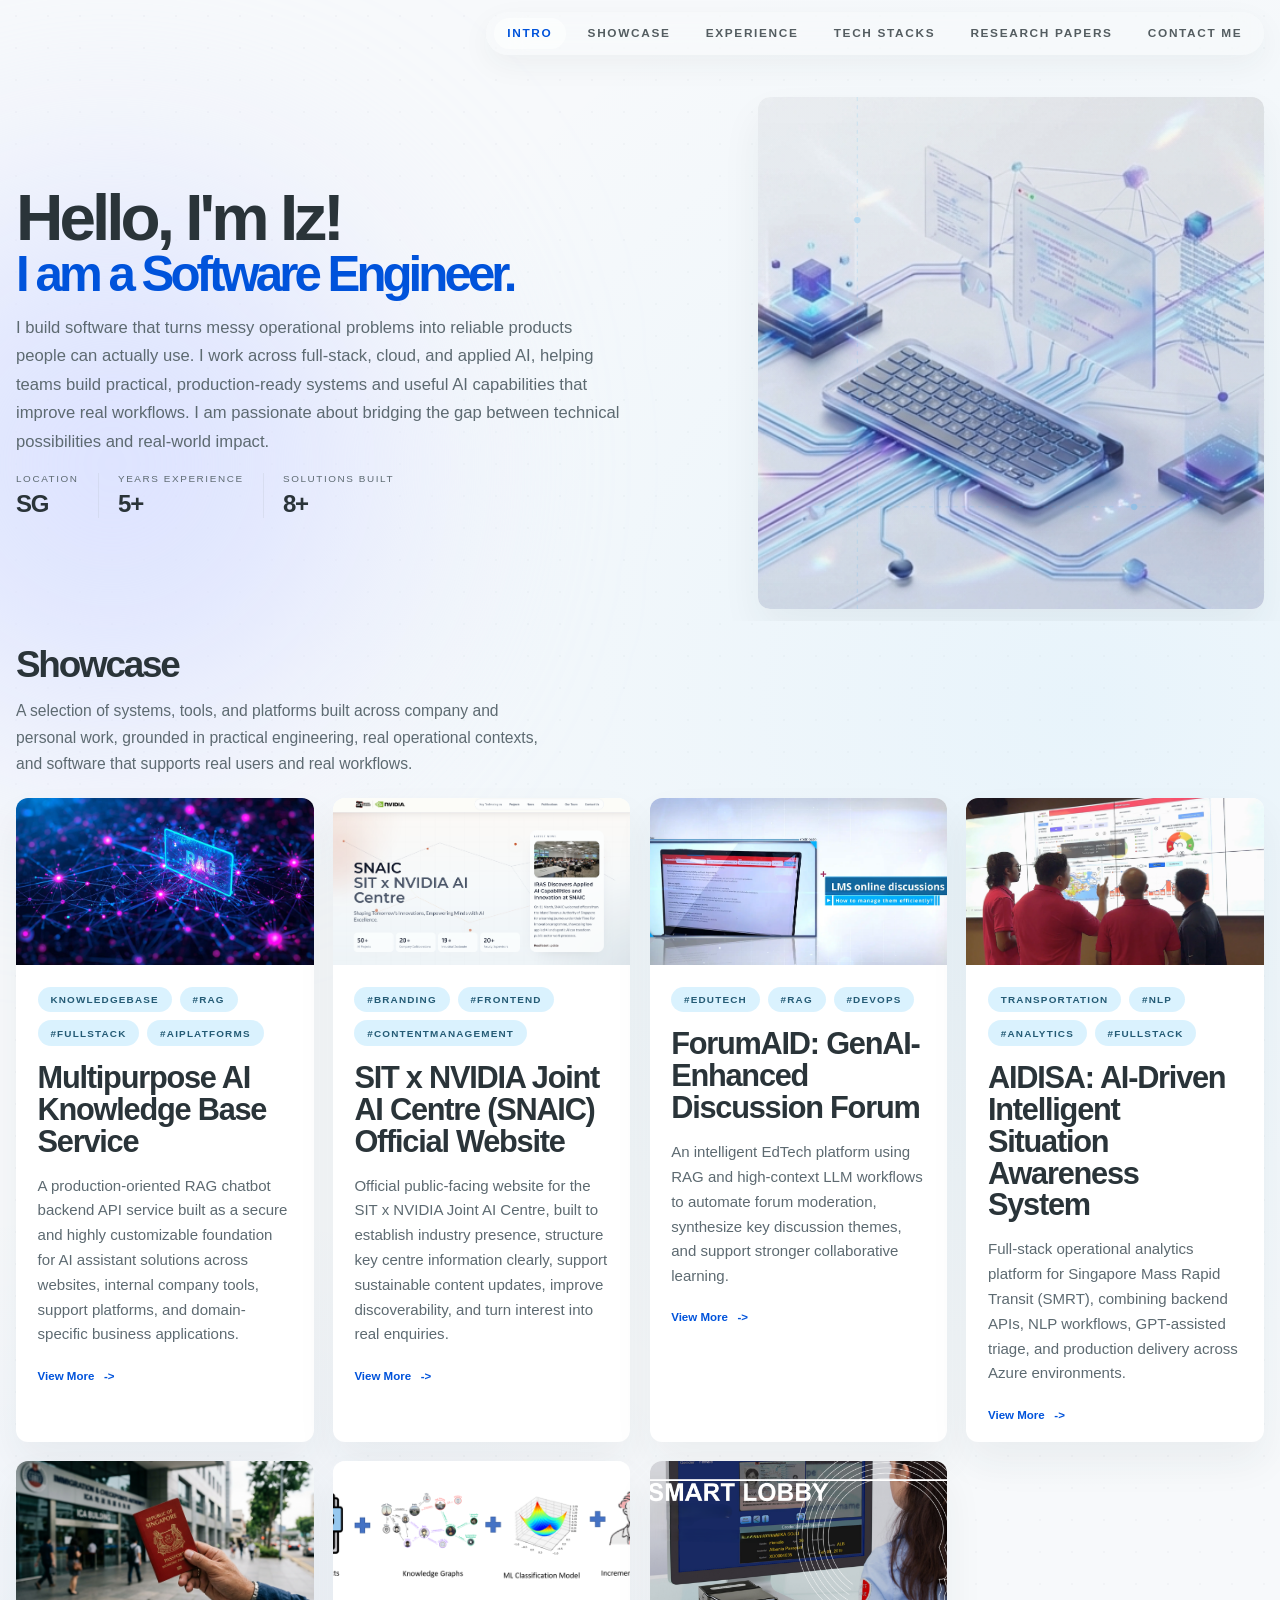
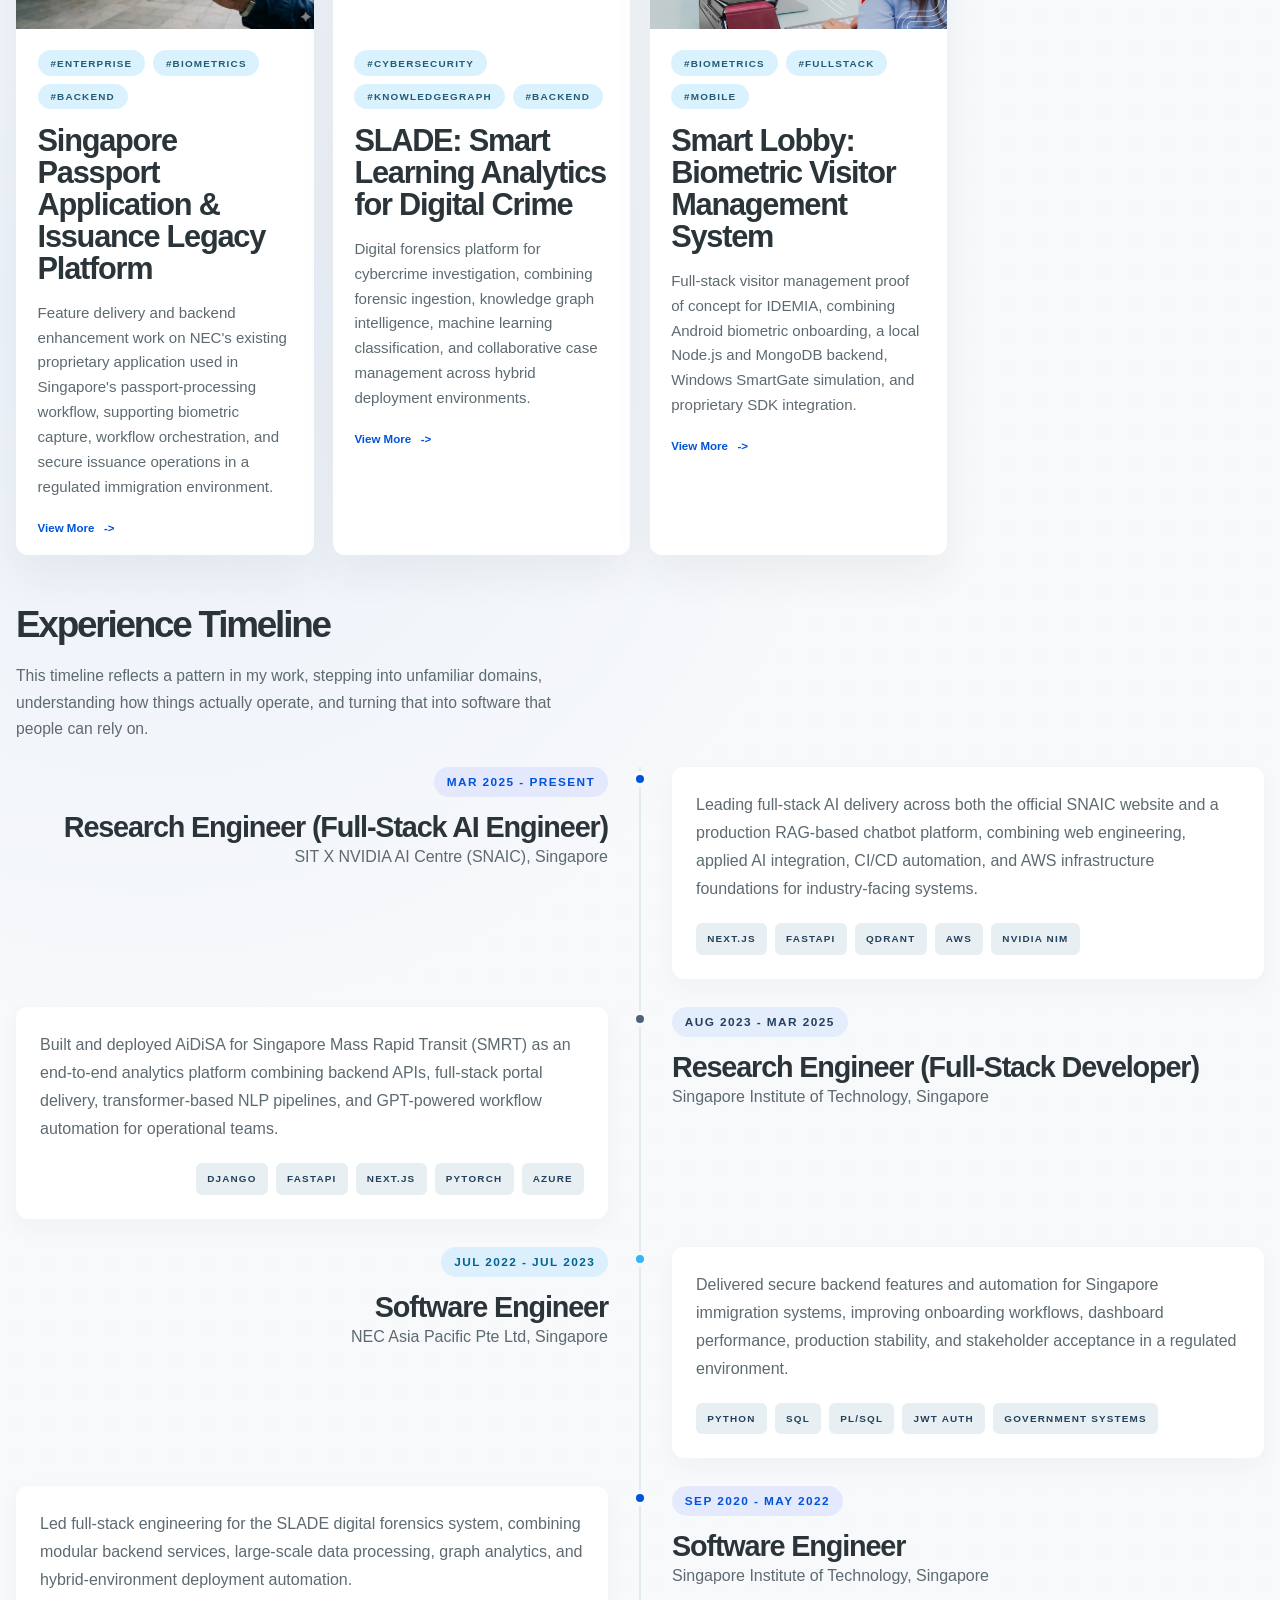
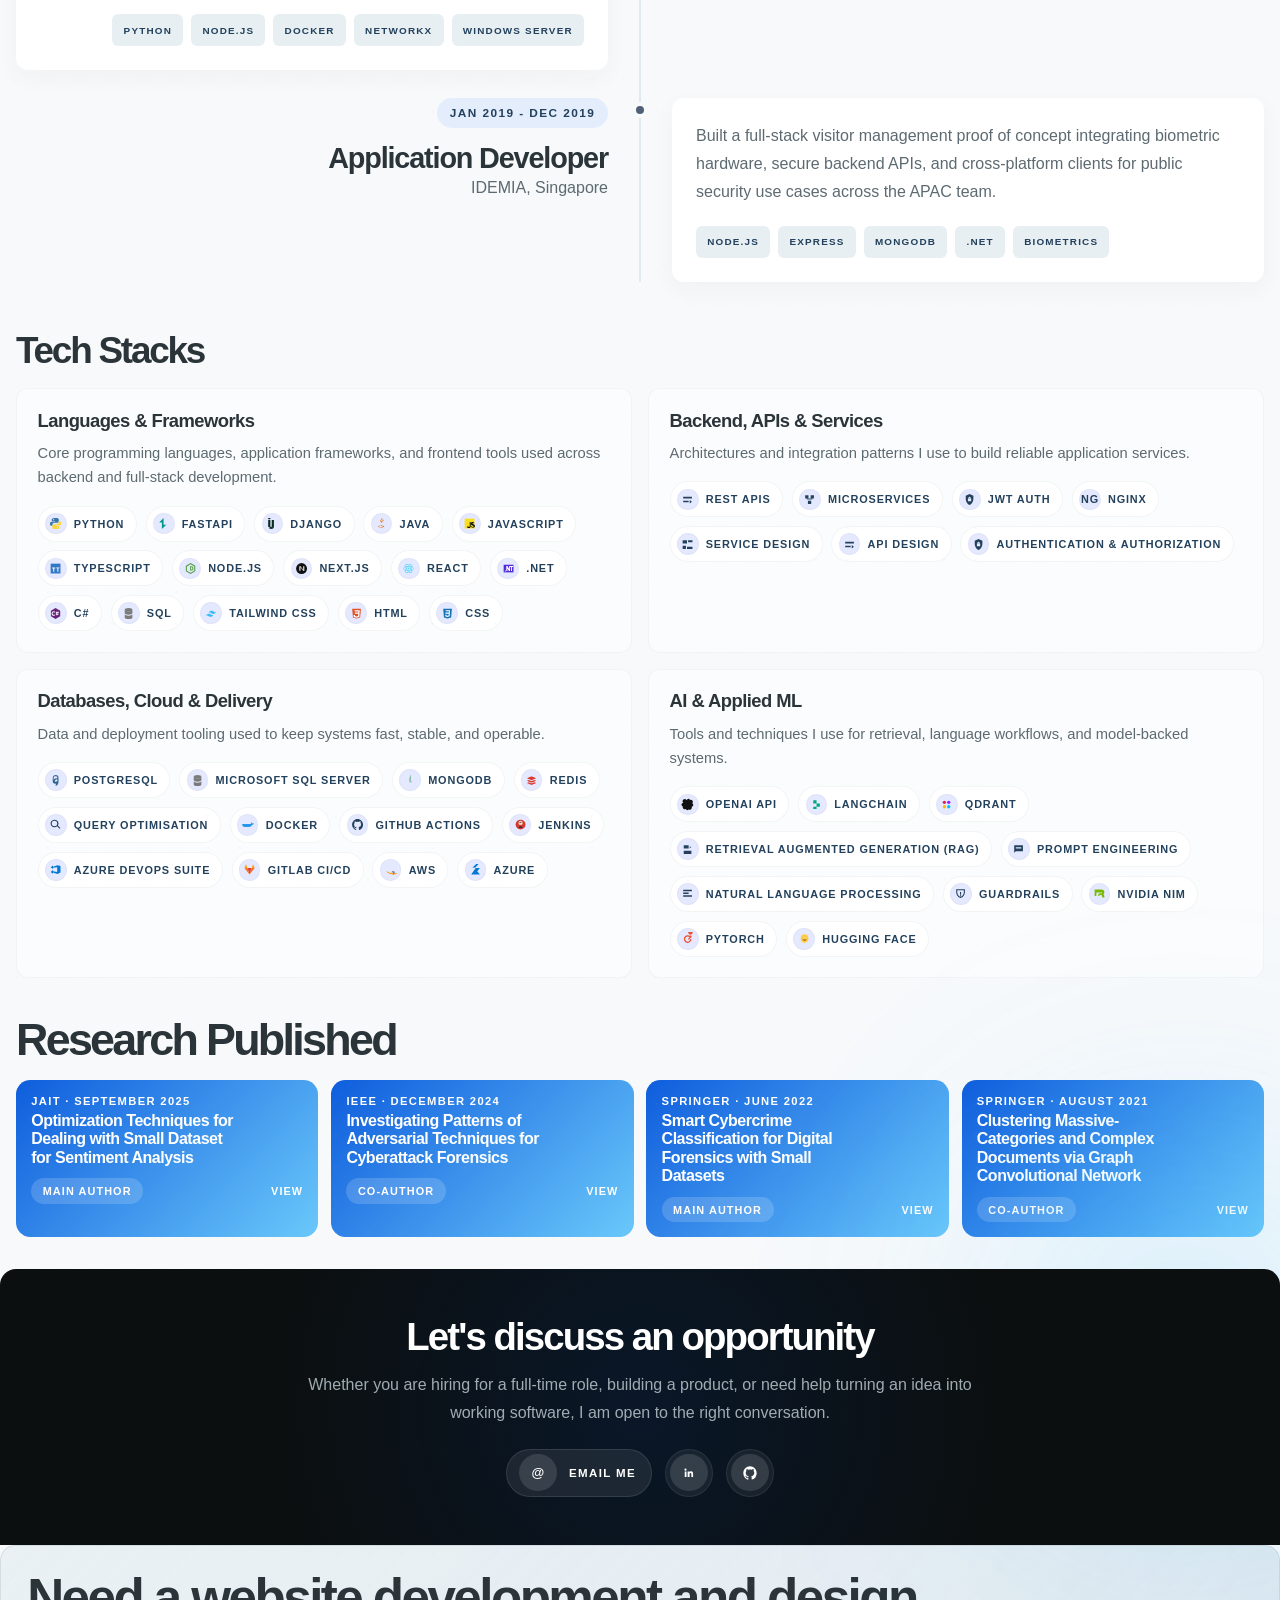
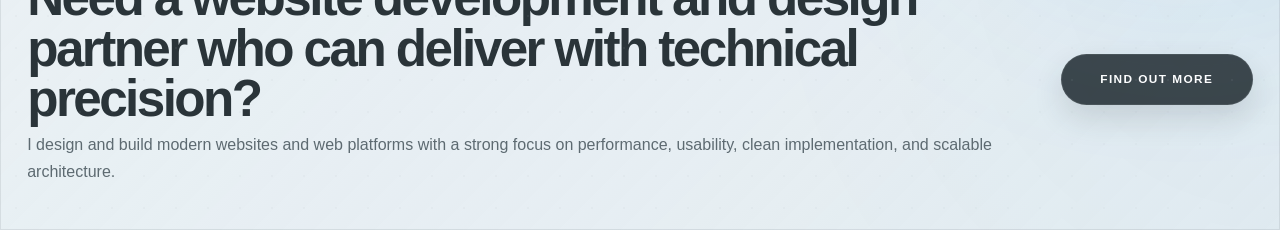
<file: index.html>
<!DOCTYPE html>
<html lang="en">
<head>
  <meta charset="UTF-8">
  <meta name="viewport" content="width=device-width, initial-scale=1.0">
  <meta name="description" content="">
  <meta name="theme-color" content="#12202a">
  <title></title>
  <link rel="icon" type="image/svg+xml" href="./assets/images/favicon.svg">
  <link rel="stylesheet" href="./styles.css?v=2">
  <script async src="https://www.googletagmanager.com/gtag/js?id=G-5DYDPZ5HL1"></script>
  <script>
    window.dataLayer = window.dataLayer || [];
    function gtag() { dataLayer.push(arguments); }
    gtag('js', new Date());
    gtag('config', 'G-5DYDPZ5HL1');
  </script>
</head>
<body class="home-page">
  <main id="app" aria-live="polite">
    <section class="loading-state">
      <p>Loading...</p>
    </section>
  </main>

  <template id="portfolio-template">
    <div class="page-shell">
      <nav class="top-nav">
        <div class="top-nav-inner">
          <div class="nav-links" data-field="navLinks"></div>
        </div>
      </nav>

      <div class="hero-backdrop micro-grid" aria-hidden="true"></div>
      <div class="ambient ambient-left" aria-hidden="true"></div>
      <div class="ambient ambient-right" aria-hidden="true"></div>

      <section id="top" class="hero-section">
        <div class="hero-grid">
          <div class="hero-copy">
            <h1 class="hero-title">
              <span data-field="heroTitlePrefix"></span>
              <span class="hero-title-strong" data-field="heroTitleStrong"></span>
            </h1>

            <div class="hero-body">
              <p class="hero-summary" data-field="heroSummary"></p>

              <div class="hero-stats" data-field="heroStats"></div>
            </div>
          </div>

          <div class="hero-visual">
            <div class="hero-image-frame">
              <img class="hero-image" data-field="heroImage" alt="">
              <div class="hero-image-wash" aria-hidden="true"></div>
              <svg class="schematic" viewBox="0 0 400 500" aria-hidden="true">
                <line x1="50" y1="0" x2="50" y2="500"></line>
                <circle cx="50" cy="120" r="3"></circle>
                <line x1="0" y1="400" x2="400" y2="400"></line>
                <circle cx="320" cy="400" r="3"></circle>
              </svg>
            </div>
          </div>
        </div>
      </section>

      <section id="projects" class="projects-section">
        <header class="projects-header">
          <div class="projects-header-copy">
            <h2 class="projects-title" data-field="projectsTitle"></h2>
            <p class="projects-summary" data-field="projectsSummary"></p>
          </div>
        </header>

        <div class="projects-grid" data-field="projectsGrid"></div>
      </section>

      <section id="experience" class="timeline-page-section">
        <header class="timeline-hero">
          <div class="timeline-hero-grid">
            <div class="timeline-hero-copy">
              <h2 class="timeline-title" data-field="experienceTitle"></h2>
            </div>
            <div class="timeline-summary-shell">
              <p class="timeline-summary" data-field="experienceSummary"></p>
            </div>
          </div>
        </header>
        <div class="timeline-section">
          <div class="timeline-line" aria-hidden="true"></div>
          <div class="timeline-list" data-field="timelineEntries"></div>
        </div>
      </section>

      <section id="skills" class="skills-section">
        <header class="skills-header">
          <div class="skills-header-copy">
            <h2 class="skills-title" data-field="skillsTitle"></h2>
            <p class="skills-summary" data-field="skillsSummary"></p>
          </div>
        </header>

        <div class="skills-grid" data-field="skillsGroups"></div>
      </section>

      <section id="research" class="research-section">
        <header class="research-header">
          <div class="research-header-copy">
            <h2 class="research-title" data-field="researchTitle"></h2>
            <p class="research-summary" data-field="researchSummary"></p>
          </div>
        </header>

        <div class="research-list" data-field="researchItems"></div>
      </section>

      <section id="contact" class="timeline-cta">
        <div class="timeline-cta-panel">
          <div class="timeline-cta-copy">
            <h3 data-field="experienceCtaTitle"></h3>
            <p data-field="experienceCtaSummary"></p>
          </div>
          <div class="timeline-contact-links" data-field="experienceContactChannels"></div>
        </div>
      </section>

      <section class="services-promo" aria-label="Services">
        <div class="services-promo-copy">
          <h2>Need a website development and design partner who can deliver with technical precision?</h2>
          <p>I design and build modern websites and web platforms with a strong focus on performance, usability, clean implementation, and scalable architecture.</p>
        </div>
        <a class="services-promo-button" href="./services.html">Find out more</a>
      </section>
    </div>
  </template>

  <script type="module" src="./scripts/home/index.js"></script>
</body>
</html>
</file>
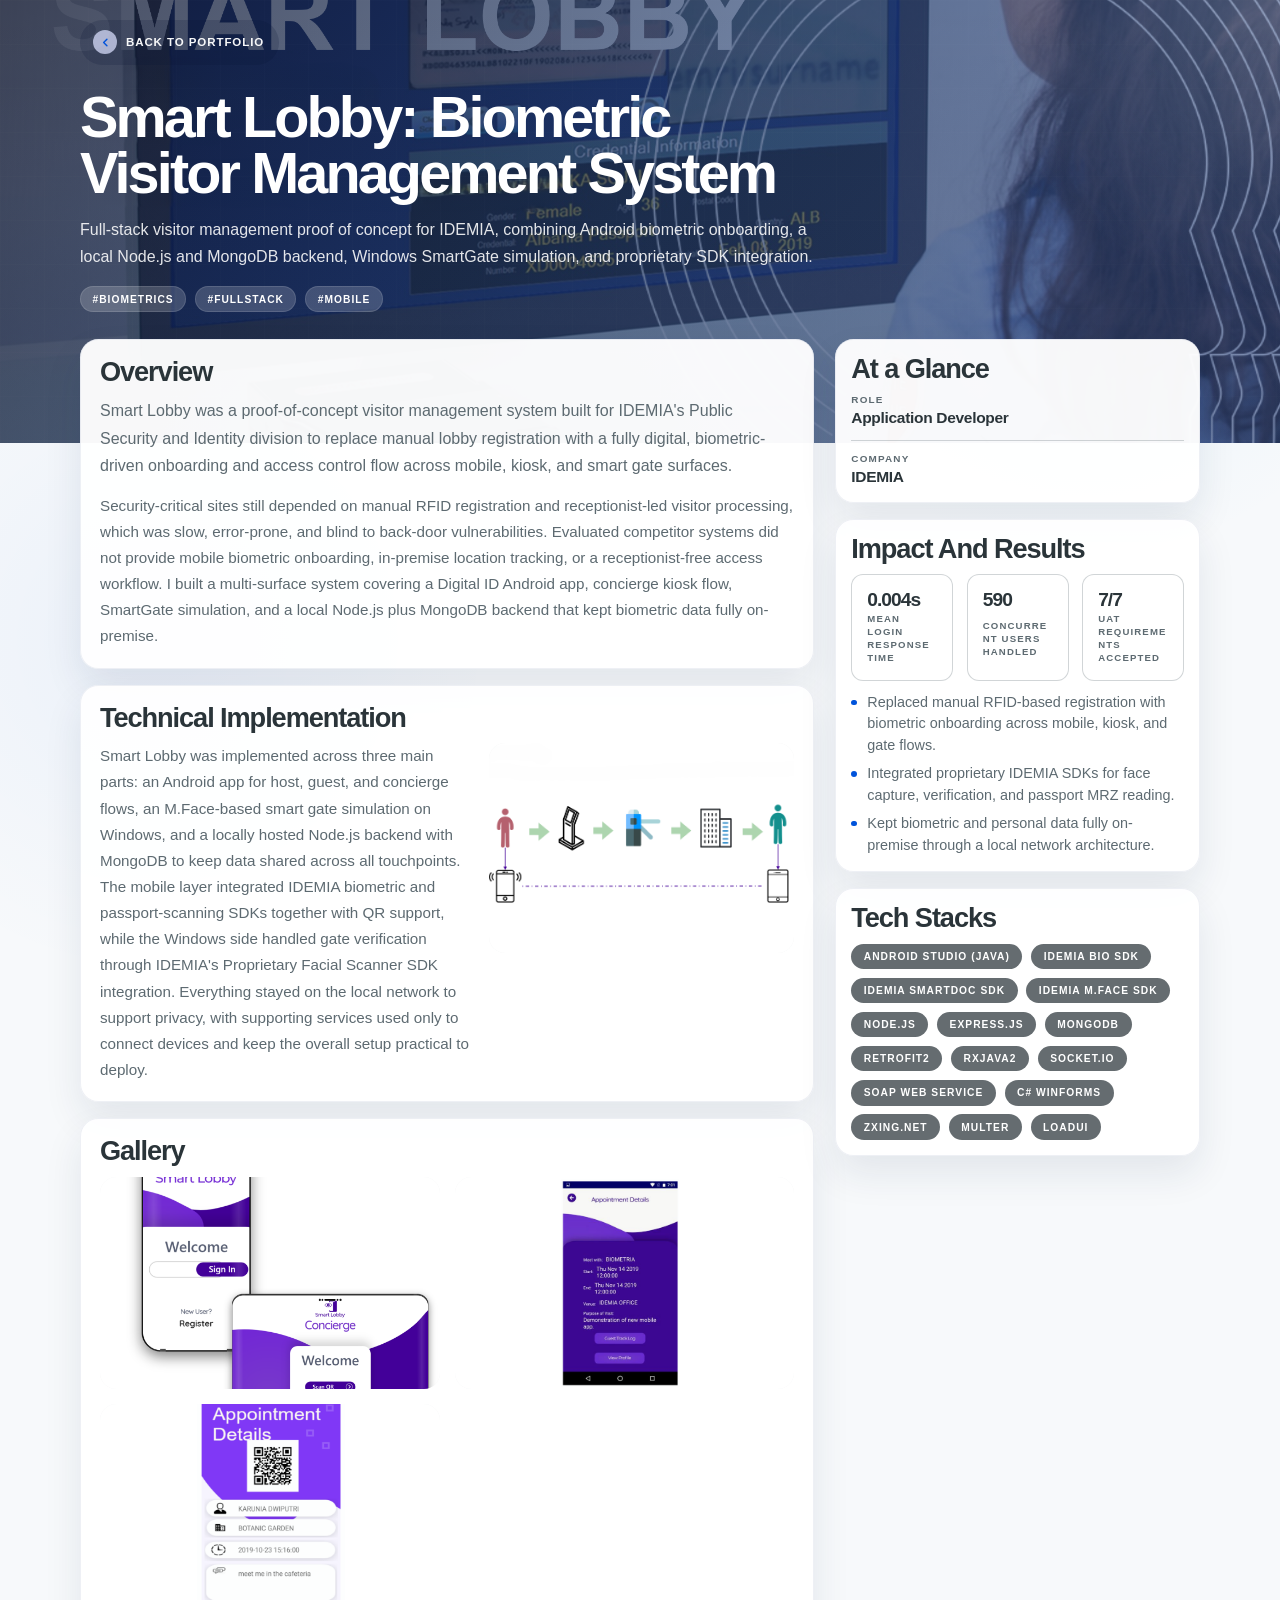
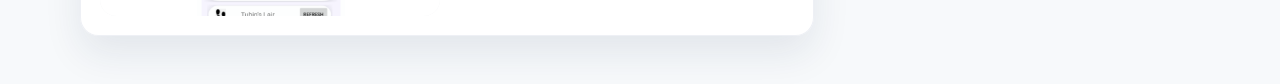
<file: project.html>
<!DOCTYPE html>
<html lang="en">
<head>
  <meta charset="UTF-8">
  <meta name="viewport" content="width=device-width, initial-scale=1.0">
  <meta name="description" content="">
  <meta name="theme-color" content="#12202a">
  <title></title>
  <link rel="icon" type="image/svg+xml" href="./assets/images/favicon.svg">
  <link rel="stylesheet" href="./styles.css?v=8">
  <script async src="https://www.googletagmanager.com/gtag/js?id=G-5DYDPZ5HL1"></script>
  <script>
    window.dataLayer = window.dataLayer || [];
    function gtag() { dataLayer.push(arguments); }
    gtag('js', new Date());
    gtag('config', 'G-5DYDPZ5HL1');
  </script>
</head>
<body>
  <main id="project-app" aria-live="polite">
    <section class="loading-state">
      <p>Loading...</p>
    </section>
  </main>

  <template id="project-template">
    <div class="page-shell">
      <main class="project-page-shell">
        <header class="project-hero-banner" data-field="projectHeroBanner">
          <div class="project-hero-inner">
            <div class="project-back-row project-back-row-banner">
              <a class="button-secondary project-back-link project-back-link-banner" data-field="projectBackLink" href="./index.html#projects"></a>
            </div>
            <h1 class="project-banner-title" data-field="detailTitle"></h1>
            <p class="project-banner-subtitle" data-field="detailSubtitle"></p>
            <div class="case-hashtags project-banner-tags" data-field="detailHashtags"></div>
          </div>
        </header>

        <section class="project-content-shell">
          <div class="project-content-grid">
            <div class="project-primary-column">
              <section class="project-content-section" data-field="overviewSection" data-analytics-section="overview">
                <h2 class="project-content-title">Overview</h2>
                <p class="project-content-lead" data-field="overviewSummary"></p>
                <p class="project-content-body" data-field="overviewBody"></p>
              </section>

              <section class="project-content-section" data-field="technicalSection" data-analytics-section="technical_implementation">
                <h2 class="project-content-title">Technical Implementation</h2>
                <div class="project-architecture-block">
                  <div class="project-architecture-copy">
                    <p class="project-content-body" data-field="architectureIntro"></p>
                  </div>
                  <figure class="project-architecture-figure" data-field="architectureImage">
                    <button
                      class="project-architecture-trigger"
                      type="button"
                      data-field="architectureImageTrigger"
                      aria-label="Open architecture image"
                    >
                      <img data-field="architectureImageSrc" alt="">
                    </button>
                  </figure>
                </div>
              </section>

              <section class="project-content-section" data-field="gallerySection" data-analytics-section="gallery">
                <h2 class="project-content-title">Gallery</h2>
                <div class="gallery-grid gallery-grid-project" data-field="galleryItems"></div>
              </section>
            </div>

            <aside class="project-sidebar-column">
              <section class="project-side-panel" data-field="glanceSection" data-analytics-section="at_a_glance">
                <h2 class="project-side-panel-title">At a Glance</h2>
                <div class="project-side-meta" data-field="detailGlanceRows"></div>

                <div class="project-side-links" data-field="detailLinksBlock">
                  <h3 class="detail-links-title project-side-links-title" data-field="detailLinksTitle"></h3>
                  <div class="detail-links-list detail-links-list-sidebar" data-field="detailLinksList"></div>
                </div>
              </section>

              <section class="project-side-panel" data-field="impactSection" data-analytics-section="impact_and_results">
                <h2 class="project-side-panel-title" data-field="impactTitle"></h2>
                <div class="impact-metrics impact-metrics-sidebar" data-field="impactMetrics"></div>
                <div class="impact-list impact-list-sidebar" data-field="impactItems"></div>
              </section>

              <section class="project-side-panel" data-field="stacksSection" data-analytics-section="tech_stacks">
                <h2 class="project-side-panel-title" data-field="stacksTitle"></h2>
                <p class="project-side-note project-side-stack-summary" data-field="stacksSummary"></p>
                <div class="detail-stack-badges detail-stack-badges-sidebar" data-field="stackBadges"></div>
              </section>
            </aside>
          </div>
        </section>
      </main>

      <div class="gallery-lightbox" data-field="galleryLightbox" hidden>
        <button class="gallery-lightbox-close" type="button" data-field="galleryLightboxClose" aria-label="Close image">Close</button>
        <div class="gallery-lightbox-card">
          <img data-field="galleryLightboxImage" alt="">
          <div class="gallery-lightbox-copy">
            <h3 data-field="galleryLightboxTitle"></h3>
            <p data-field="galleryLightboxDescription"></p>
          </div>
        </div>
      </div>
    </div>
  </template>

  <script type="module" src="./scripts/pages/project.js?v=14"></script>
</body>
</html>
</file>
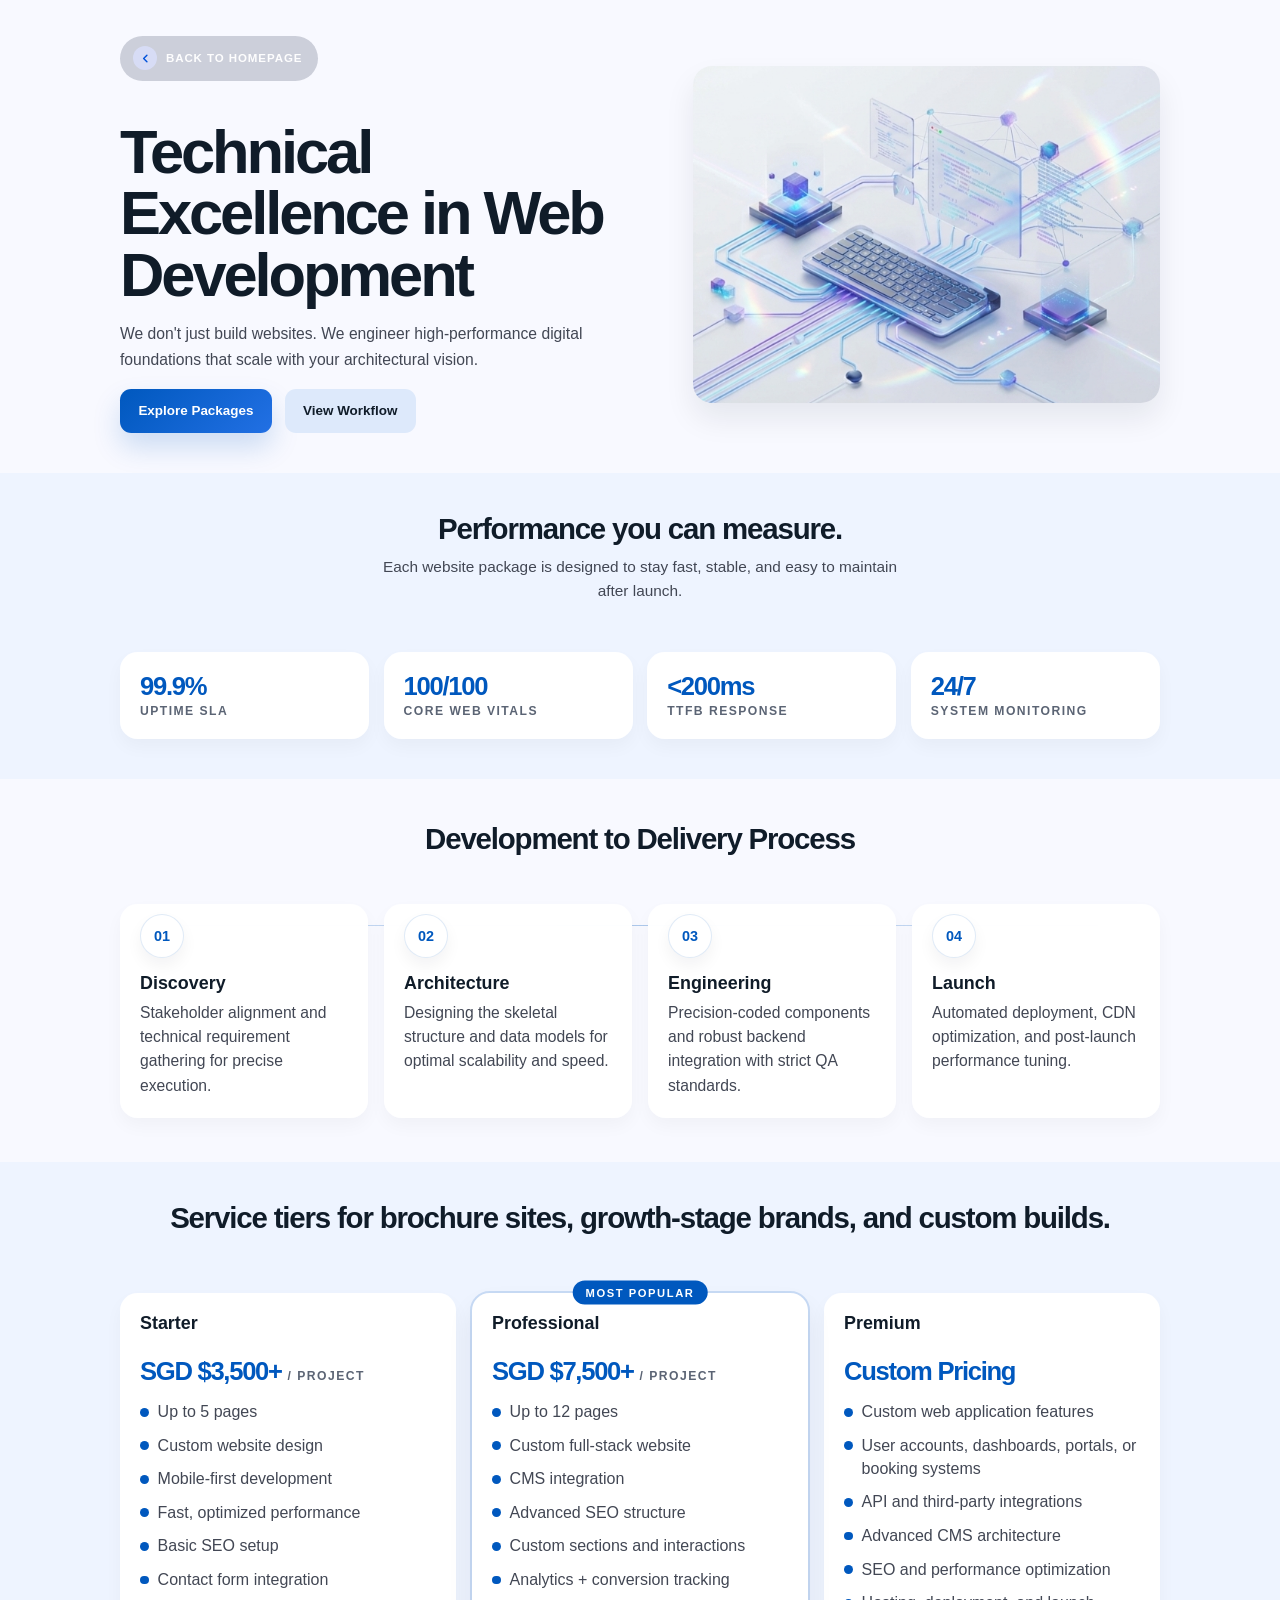
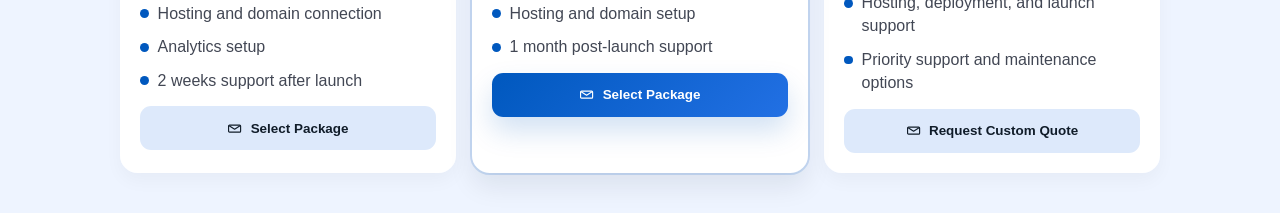
<file: services.html>
<!DOCTYPE html>
<html lang="en">
<head>
  <meta charset="UTF-8">
  <meta name="viewport" content="width=device-width, initial-scale=1.0">
  <meta name="description" content="Website development and design services by Isfaque Tuhin across frontend engineering, backend architecture, CMS builds, and performance-focused delivery.">
  <meta name="theme-color" content="#12202a">
  <title>Isfaque Tuhin | Services</title>
  <link rel="icon" type="image/svg+xml" href="./assets/images/favicon.svg">
  <link rel="stylesheet" href="./styles.css?v=2">
  <script async src="https://www.googletagmanager.com/gtag/js?id=G-5DYDPZ5HL1"></script>
  <script>
    window.dataLayer = window.dataLayer || [];
    function gtag() { dataLayer.push(arguments); }
    gtag('js', new Date());
    gtag('config', 'G-5DYDPZ5HL1');
  </script>
</head>
<body class="services-page-body">
  <main id="services-app" aria-live="polite">
    <div class="svc-page">
      <section class="svc-hero" data-analytics-section="services_hero">
        <div class="svc-shell svc-hero-grid">
          <div class="svc-hero-copy">
            <div class="project-back-row project-back-row-banner">
              <a class="button-secondary project-back-link project-back-link-banner" href="./index.html" data-analytics-action="back_home">
                <span class="project-back-arrow" aria-hidden="true">
                  <svg viewBox="0 0 24 24" focusable="false">
                    <path d="M14.5 6 8.5 12l6 6" fill="none" stroke="currentColor" stroke-width="2.6" stroke-linecap="round" stroke-linejoin="round"></path>
                  </svg>
                </span>
                <span>Back to Homepage</span>
              </a>
            </div>
            <h1>Technical Excellence in Web Development</h1>
            <p>We don't just build websites. We engineer high-performance digital foundations that scale with your architectural vision.</p>
            <div class="svc-hero-actions">
              <a class="svc-button-primary" href="#pricing" data-analytics-action="jump_pricing">Explore Packages</a>
              <a class="svc-button-secondary" href="#blueprint" data-analytics-action="jump_process">View Workflow</a>
            </div>
          </div>
          <div class="svc-hero-media">
            <img src="./assets/images/hero_image.jpg" alt="Workspace desk with laptop and development environment">
          </div>
        </div>
      </section>

      <section class="svc-authority" id="performance" data-analytics-section="authority_metrics">
        <div class="svc-shell">
          <div class="svc-authority-intro">
            <h2>Performance you can measure.</h2>
            <p>Each website package is designed to stay fast, stable, and easy to maintain after launch.</p>
          </div>
          <div class="svc-metrics-grid">
          <article class="svc-metric-card">
            <strong>99.9%</strong>
            <span>Uptime SLA</span>
          </article>
          <article class="svc-metric-card">
            <strong>100/100</strong>
            <span>Core Web Vitals</span>
          </article>
          <article class="svc-metric-card">
            <strong>&lt;200ms</strong>
            <span>TTFB Response</span>
          </article>
          <article class="svc-metric-card">
            <strong>24/7</strong>
            <span>System Monitoring</span>
          </article>
          </div>
        </div>
      </section>

      <section class="svc-blueprint" id="blueprint" data-analytics-section="development_blueprint">
        <div class="svc-shell">
          <div class="svc-section-head">
            <h2>Development to Delivery Process</h2>
          </div>
          <div class="svc-blueprint-grid">
            <article class="svc-blueprint-step">
              <div class="svc-blueprint-icon">01</div>
              <h3>Discovery</h3>
              <p>Stakeholder alignment and technical requirement gathering for precise execution.</p>
            </article>
            <article class="svc-blueprint-step">
              <div class="svc-blueprint-icon">02</div>
              <h3>Architecture</h3>
              <p>Designing the skeletal structure and data models for optimal scalability and speed.</p>
            </article>
            <article class="svc-blueprint-step">
              <div class="svc-blueprint-icon">03</div>
              <h3>Engineering</h3>
              <p>Precision-coded components and robust backend integration with strict QA standards.</p>
            </article>
            <article class="svc-blueprint-step">
              <div class="svc-blueprint-icon">04</div>
              <h3>Launch</h3>
              <p>Automated deployment, CDN optimization, and post-launch performance tuning.</p>
            </article>
          </div>
        </div>
      </section>

      <section class="svc-pricing" id="pricing" data-analytics-section="pricing_packages">
        <div class="svc-shell">
          <div class="svc-section-head">
            <h2>Service tiers for brochure sites, growth-stage brands, and custom builds.</h2>
          </div>
          <div class="svc-pricing-grid">
            <article class="svc-price-card">
              <h3>Starter</h3>
              <div class="svc-price">SGD $3,500+ <span>/ project</span></div>
              <ul>
                <li>Up to 5 pages</li>
                <li>Custom website design</li>
                <li>Mobile-first development</li>
                <li>Fast, optimized performance</li>
                <li>Basic SEO setup</li>
                <li>Contact form integration</li>
                <li>Hosting and domain connection</li>
                <li>Analytics setup</li>
                <li>2 weeks support after launch</li>
              </ul>
              <a class="svc-price-button svc-price-button-muted" href="mailto:shioktech@gmail.com?subject=Starter%20Website%20Package%20Inquiry&body=Hi%20Isfaque%2C%0A%0AI%27m%20interested%20in%20the%20Starter%20website%20package.%0A%0AProject%20summary%3A%0ATimeline%3A%0ABudget%3A%0A%0AThanks." data-package-name="Starter" data-analytics-action="package_select">
                <span class="svc-button-icon" aria-hidden="true">
                  <svg viewBox="0 0 24 24" focusable="false">
                    <path d="M4 6.5h16a1.5 1.5 0 0 1 1.5 1.5v8A1.5 1.5 0 0 1 20 17.5H4A1.5 1.5 0 0 1 2.5 16V8A1.5 1.5 0 0 1 4 6.5Z" fill="none" stroke="currentColor" stroke-width="1.8" stroke-linejoin="round"></path>
                    <path d="m4 8 8 5 8-5" fill="none" stroke="currentColor" stroke-width="1.8" stroke-linecap="round" stroke-linejoin="round"></path>
                  </svg>
                </span>
                <span>Select Package</span>
              </a>
            </article>

            <article class="svc-price-card svc-price-card-featured">
              <span class="svc-price-badge">Most Popular</span>
              <h3>Professional</h3>
              <div class="svc-price">SGD $7,500+ <span>/ project</span></div>
              <ul>
                <li>Up to 12 pages</li>
                <li>Custom full-stack website</li>
                <li>CMS integration</li>
                <li>Advanced SEO structure</li>
                <li>Custom sections and interactions</li>
                <li>Analytics + conversion tracking</li>
                <li>Hosting and domain setup</li>
                <li>1 month post-launch support</li>
              </ul>
              <a class="svc-price-button svc-price-button-primary" href="mailto:shioktech@gmail.com?subject=Professional%20Website%20Package%20Inquiry&body=Hi%20Isfaque%2C%0A%0AI%27m%20interested%20in%20the%20Professional%20website%20package.%0A%0AProject%20summary%3A%0ATimeline%3A%0ABudget%3A%0A%0AThanks." data-package-name="Professional" data-analytics-action="package_select">
                <span class="svc-button-icon" aria-hidden="true">
                  <svg viewBox="0 0 24 24" focusable="false">
                    <path d="M4 6.5h16a1.5 1.5 0 0 1 1.5 1.5v8A1.5 1.5 0 0 1 20 17.5H4A1.5 1.5 0 0 1 2.5 16V8A1.5 1.5 0 0 1 4 6.5Z" fill="none" stroke="currentColor" stroke-width="1.8" stroke-linejoin="round"></path>
                    <path d="m4 8 8 5 8-5" fill="none" stroke="currentColor" stroke-width="1.8" stroke-linecap="round" stroke-linejoin="round"></path>
                  </svg>
                </span>
                <span>Select Package</span>
              </a>
            </article>

            <article class="svc-price-card">
              <h3>Premium</h3>
              <div class="svc-price">Custom Pricing</div>
              <ul>
                <li>Custom web application features</li>
                <li>User accounts, dashboards, portals, or booking systems</li>
                <li>API and third-party integrations</li>
                <li>Advanced CMS architecture</li>
                <li>SEO and performance optimization</li>
                <li>Hosting, deployment, and launch support</li>
                <li>Priority support and maintenance options</li>
              </ul>
              <a class="svc-price-button svc-price-button-muted" href="mailto:shioktech@gmail.com?subject=Premium%20Custom%20Website%20Inquiry&body=Hi%20Isfaque%2C%0A%0AI%27m%20interested%20in%20a%20Premium%20custom%20website%20or%20web%20platform.%0A%0AProject%20summary%3A%0AScope%20or%20requirements%3A%0ATimeline%3A%0ABudget%3A%0A%0AThanks." data-package-name="Premium" data-analytics-action="package_select">
                <span class="svc-button-icon" aria-hidden="true">
                  <svg viewBox="0 0 24 24" focusable="false">
                    <path d="M4 6.5h16a1.5 1.5 0 0 1 1.5 1.5v8A1.5 1.5 0 0 1 20 17.5H4A1.5 1.5 0 0 1 2.5 16V8A1.5 1.5 0 0 1 4 6.5Z" fill="none" stroke="currentColor" stroke-width="1.8" stroke-linejoin="round"></path>
                    <path d="m4 8 8 5 8-5" fill="none" stroke="currentColor" stroke-width="1.8" stroke-linecap="round" stroke-linejoin="round"></path>
                  </svg>
                </span>
                <span>Request Custom Quote</span>
              </a>
            </article>
          </div>
        </div>
      </section>

    </div>
  </main>

  <script type="module" src="./scripts/pages/services.js"></script>
</body>
</html>
</file>
<file: styles.css>
:root {
  --surface: #f7f9fb;
  --surface-dim: #edf2f5;
  --surface-container-low: #f0f4f7;
  --surface-container: #e8eff3;
  --surface-container-high: #dde6eb;
  --surface-container-highest: #d4dee4;
  --surface-container-lowest: #ffffff;
  --primary: #0053db;
  --primary-fixed-dim: #7ea6f2;
  --secondary-container: #dbe1ff;
  --on-secondary-container: #23415c;
  --tertiary-fixed: #34b5fa;
  --tertiary-container: rgba(52, 181, 250, 0.18);
  --on-tertiary-container: #245b75;
  --outline-variant: rgba(169, 180, 185, 0.15);
  --on-surface: #2a3439;
  --on-surface-variant: #5d6a71;
  --inverse-surface: #0b0f10;
  --on-primary: #ffffff;
  --max-width: 1280px;
  --shadow-ambient: 0 20px 40px rgba(42, 52, 57, 0.06);
  --nav-offset: 3.75rem;
}

* {
  box-sizing: border-box;
}

html {
  scroll-behavior: smooth;
  scroll-padding-top: var(--nav-offset);
  overflow-x: hidden;
}

body {
  margin: 0;
  min-height: 100vh;
  background:
    radial-gradient(circle at 85% 14%, rgba(52, 181, 250, 0.08), transparent 18%),
    radial-gradient(circle at 12% 38%, rgba(0, 83, 219, 0.05), transparent 22%),
    var(--surface);
  color: var(--on-surface);
  font-family: "Manrope", "Segoe UI", sans-serif;
  overflow-x: hidden;
}

body.home-page {
  scroll-snap-type: none;
}

a {
  color: inherit;
  text-decoration: none;
}

img {
  display: block;
  max-width: 100%;
}

#app {
  min-height: 100vh;
  max-width: 100%;
}

#top,
#projects,
#experience,
#contact {
  scroll-margin-top: calc(var(--nav-offset) - 0.2rem);
}

.page-shell {
  position: relative;
  width: 100%;
  overflow-x: hidden;
  overflow-x: clip;
}

.loading-state,
.error-state {
  width: min(calc(100% - 2rem), 44rem);
  margin: 8rem auto;
  padding: 3rem;
  border-radius: 0.75rem;
  background: var(--surface-container-low);
  text-align: center;
}

.top-nav {
  position: fixed;
  inset: 0 0 auto;
  z-index: 40;
  background: transparent;
  backdrop-filter: none;
  box-shadow: none;
  pointer-events: none;
}

.top-nav-inner,
.hero-grid,
.feature-section,
.footer-inner {
  width: min(calc(100% - 2rem), var(--max-width));
  margin: 0 auto;
}

.top-nav-inner {
  position: relative;
  display: flex;
  align-items: center;
  justify-content: flex-end;
  gap: 1rem;
  padding: 0.75rem 0;
  pointer-events: none;
}

.nav-mobile-summary,
.nav-toggle {
  display: none;
}

.nav-mobile-summary {
  min-width: 0;
  pointer-events: auto;
}

.nav-current-title {
  display: block;
  overflow: hidden;
  color: var(--on-surface);
  font-family: "Space Grotesk", "Segoe UI", sans-serif;
  font-size: 0.82rem;
  font-weight: 700;
  letter-spacing: 0.14em;
  text-overflow: ellipsis;
  text-transform: uppercase;
  white-space: nowrap;
}

.nav-toggle {
  position: relative;
  width: 2.75rem;
  height: 2.75rem;
  padding: 0;
  border: 0;
  border-radius: 999px;
  background: rgba(255, 255, 255, 0.58);
  box-shadow: 0 10px 24px rgba(42, 52, 57, 0.08);
  color: var(--on-surface);
  cursor: pointer;
  pointer-events: auto;
}

.nav-toggle-bar {
  position: absolute;
  left: 50%;
  width: 1rem;
  height: 2px;
  border-radius: 999px;
  background: currentColor;
  transform: translateX(-50%);
  transition: transform 160ms ease, opacity 160ms ease, top 160ms ease;
}

.nav-toggle-bar:nth-child(1) {
  top: 0.95rem;
}

.nav-toggle-bar:nth-child(2) {
  top: 1.34rem;
}

.nav-toggle-bar:nth-child(3) {
  top: 1.73rem;
}

.top-nav.is-drawer-open .nav-toggle-bar:nth-child(1) {
  top: 1.34rem;
  transform: translateX(-50%) rotate(45deg);
}

.top-nav.is-drawer-open .nav-toggle-bar:nth-child(2) {
  opacity: 0;
}

.top-nav.is-drawer-open .nav-toggle-bar:nth-child(3) {
  top: 1.34rem;
  transform: translateX(-50%) rotate(-45deg);
}

.brand {
  font-family: "Inter", "Segoe UI", sans-serif;
  font-size: 1.25rem;
  font-weight: 700;
  letter-spacing: -0.03em;
  color: var(--on-surface);
}

.nav-links {
  display: flex;
  align-items: center;
  gap: 0.5rem;
  padding: 0.35rem 0.5rem;
  border-radius: 999px;
  background: rgba(247, 249, 251, 0.42);
  backdrop-filter: blur(18px) saturate(1.15);
  box-shadow: 0 10px 30px rgba(42, 52, 57, 0.05);
  pointer-events: auto;
}

.nav-link {
  padding: 0.55rem 0.85rem;
  border-radius: 999px;
  color: rgba(42, 52, 57, 0.8);
  font-family: "Space Grotesk", "Segoe UI", sans-serif;
  font-size: 0.74rem;
  font-weight: 700;
  letter-spacing: 0.14em;
  text-transform: uppercase;
  transition: color 160ms ease, background-color 160ms ease, backdrop-filter 160ms ease;
}

.nav-link:hover,
.nav-link:focus-visible,
.nav-link.active {
  color: var(--primary);
  background: rgba(255, 255, 255, 0.58);
}

.nav-cta {
  display: inline-flex;
  align-items: center;
  justify-content: center;
  padding: 0.95rem 1.45rem;
  border-radius: 0.375rem;
  background: linear-gradient(135deg, var(--primary) 0%, var(--tertiary-fixed) 100%);
  color: var(--on-primary);
  font-family: "Space Grotesk", "Segoe UI", sans-serif;
  font-size: 0.74rem;
  font-weight: 700;
  letter-spacing: 0.16em;
  text-transform: uppercase;
  transition: transform 160ms ease, filter 160ms ease;
}

.nav-cta:hover,
.nav-cta:focus-visible {
  transform: translateY(-1px);
  filter: brightness(1.02);
}

.hero-backdrop {
  position: absolute;
  inset: 0;
  opacity: 0.08;
  pointer-events: none;
}

.micro-grid {
  background-image: radial-gradient(circle, #a9b4b9 1px, transparent 1px);
  background-size: 32px 32px;
}

.ambient {
  position: absolute;
  border-radius: 999px;
  pointer-events: none;
  filter: blur(120px);
}

.ambient-left {
  top: 12rem;
  left: -10rem;
  width: 34rem;
  height: 34rem;
  background: rgba(219, 225, 255, 0.9);
}

.ambient-right {
  right: -7rem;
  bottom: 18rem;
  width: 26rem;
  height: 26rem;
  background: rgba(52, 181, 250, 0.14);
}

.hero-section {
  min-height: auto;
  padding-top: calc(var(--nav-offset) + 0.35rem);
  overflow: hidden;
  scroll-snap-align: none;
}

.hero-grid {
  display: grid;
  grid-template-columns: repeat(12, minmax(0, 1fr));
  gap: 1.5rem;
  align-items: center;
  padding-block: 1rem 0.75rem;
}

.hero-copy {
  grid-column: span 7;
  position: relative;
  z-index: 1;
}

.eyebrow-row {
  display: inline-flex;
  align-items: center;
  gap: 0.9rem;
  margin-bottom: 1.25rem;
}

.eyebrow-line {
  width: 3rem;
  height: 1px;
  background: rgba(0, 83, 219, 0.24);
}

.eyebrow,
.hero-stat-label,
.quote-label,
.footer-version,
.marquee-item {
  font-family: "Space Grotesk", "Segoe UI", sans-serif;
  text-transform: uppercase;
}

.eyebrow {
  margin: 0;
  color: var(--primary);
  font-size: 0.72rem;
  font-weight: 700;
  letter-spacing: 0.18em;
}

.hero-title {
  max-width: 16ch;
  margin: 0;
  color: var(--on-surface);
  font-family: "Inter", "Segoe UI", sans-serif;
  font-size: clamp(2.5rem, 5.6vw, 4.1rem);
  line-height: 0.96;
  letter-spacing: -0.06em;
  font-weight: 700;
  text-wrap: balance;
}

.hero-title-strong {
  display: block;
  color: var(--primary);
  font-size: 0.75em;
}

.hero-body {
  max-width: 38rem;
  margin-top: 1rem;
  margin-left: 0;
}

.hero-summary {
  margin: 0;
  color: var(--on-surface-variant);
  font-size: 1.04rem;
  line-height: 1.72;
}

.hero-stats {
  display: flex;
  align-items: stretch;
  gap: 1.2rem;
  margin-top: 1rem;
}

.hero-stat {
  display: flex;
  flex-direction: column;
  gap: 0.4rem;
}

.hero-stat-label {
  color: var(--on-surface-variant);
  font-size: 0.62rem;
  letter-spacing: 0.16em;
}

.hero-stat-value {
  color: var(--on-surface);
  font-family: "Inter", "Segoe UI", sans-serif;
  font-size: 1.5rem;
  font-weight: 700;
  letter-spacing: -0.05em;
}

.hero-stat-unit {
  color: var(--primary);
  font-size: 0.88rem;
}

.hero-stat-divider {
  width: 1px;
  background: rgba(169, 180, 185, 0.2);
}

.hero-actions {
  display: flex;
  flex-wrap: wrap;
  align-items: center;
  gap: 1rem;
  margin-top: 1rem;
}

.text-link {
  display: inline-flex;
  align-items: center;
  gap: 0.7rem;
  min-height: 2.5rem;
  padding: 0 0.8rem;
  border-radius: 0.375rem;
  background: var(--secondary-container);
  color: var(--on-secondary-container);
  font-family: "Space Grotesk", "Segoe UI", sans-serif;
  font-size: 0.68rem;
  font-weight: 700;
  letter-spacing: 0.14em;
  text-transform: uppercase;
  transition: transform 160ms ease, background-color 160ms ease;
}

.text-link::after {
  content: "->";
}

.text-link:hover,
.text-link:focus-visible {
  transform: translateY(-1px);
}

.text-link.muted {
  background: transparent;
  color: var(--primary);
}

.text-link.muted:hover,
.text-link.muted:focus-visible {
  background: var(--surface-container-high);
}

.hero-visual {
  grid-column: span 5;
  position: relative;
}

.hero-image-frame {
  position: relative;
  aspect-ratio: 4 / 4.05;
  overflow: hidden;
  border-radius: 0.75rem;
  background: var(--surface-container-lowest);
  box-shadow: var(--shadow-ambient);
}

.hero-image {
  width: 100%;
  height: 100%;
  object-fit: cover;
  filter: saturate(0.82) contrast(1.03);
}

.hero-image-wash {
  position: absolute;
  inset: 0;
  background: linear-gradient(180deg, rgba(42, 52, 57, 0.04), rgba(0, 83, 219, 0.08));
  mix-blend-mode: multiply;
}

.status-card,
.quote-card,
.badge {
  box-shadow: var(--shadow-ambient);
}

.status-card {
  position: absolute;
  top: 1rem;
  left: 1rem;
  min-width: 10rem;
  padding: 0.8rem;
  border-radius: 0.375rem;
  background: rgba(255, 255, 255, 0.84);
  backdrop-filter: blur(20px);
}

.status-head {
  display: flex;
  align-items: center;
  justify-content: space-between;
  gap: 1rem;
  color: var(--on-surface-variant);
  font-family: "Space Grotesk", "Segoe UI", sans-serif;
  font-size: 0.6rem;
  letter-spacing: 0.14em;
  text-transform: uppercase;
}

.status-dot {
  width: 0.55rem;
  height: 0.55rem;
  border-radius: 999px;
  background: var(--tertiary-fixed);
}

.status-bar {
  height: 0.35rem;
  margin-top: 0.9rem;
  overflow: hidden;
  border-radius: 999px;
  background: var(--surface-container-high);
}

.status-fill {
  display: block;
  width: 80%;
  height: 100%;
  background: linear-gradient(135deg, var(--primary) 0%, var(--tertiary-fixed) 100%);
}

.quote-card {
  position: absolute;
  right: 1rem;
  bottom: 1rem;
  max-width: 13rem;
  padding: 1rem;
  border-radius: 0.75rem;
  background: linear-gradient(135deg, var(--primary) 0%, var(--tertiary-fixed) 100%);
  color: var(--on-primary);
}

.quote-label {
  display: block;
  font-size: 0.55rem;
  letter-spacing: 0.16em;
  opacity: 0.72;
}

.quote-card p {
  margin: 0.45rem 0 0;
  font-family: "Inter", "Segoe UI", sans-serif;
  font-size: 0.9rem;
  line-height: 1.45;
  font-weight: 600;
}

.schematic {
  position: absolute;
  inset: 0;
  width: 100%;
  height: 100%;
  opacity: 0.28;
  fill: var(--tertiary-fixed);
  stroke: var(--tertiary-fixed);
  stroke-width: 0.5;
  stroke-dasharray: 4 4;
  pointer-events: none;
}

.badge {
  position: absolute;
  left: -1.75rem;
  bottom: -1rem;
  display: flex;
  align-items: center;
  justify-content: center;
  width: 6rem;
  height: 6rem;
  padding: 0.75rem;
  border-radius: 999px;
  background: var(--surface-container-lowest);
  color: var(--on-surface);
  font-family: "Space Grotesk", "Segoe UI", sans-serif;
  font-size: 0.58rem;
  font-weight: 700;
  letter-spacing: 0.04em;
  line-height: 1.35;
  text-align: center;
  text-transform: uppercase;
}

.projects-section,
.cta-section {
  width: min(calc(100% - 2rem), var(--max-width));
  margin: 0 auto;
}

.skills-section {
  width: min(calc(100% - 2rem), var(--max-width));
  margin: 0 auto;
  padding-block: 1.25rem;
}

.research-section {
  width: min(calc(100% - 2rem), var(--max-width));
  margin: 0 auto;
  padding-block: 1rem 1.15rem;
}

.projects-section {
  min-height: auto;
  padding-block: 1.5rem 1.25rem;
  display: flex;
  flex-direction: column;
  justify-content: center;
  scroll-snap-align: none;
  position: relative;
  background: transparent;
}

.projects-header {
  display: flex;
  align-items: end;
  justify-content: space-between;
  gap: 2rem;
  margin-bottom: 1.25rem;
}

.projects-header-copy {
  max-width: 42rem;
}

.projects-title,
.cta-title {
  margin: 0.2rem 0 0.35rem;
  color: var(--on-surface);
  font-family: "Inter", "Segoe UI", sans-serif;
  font-size: clamp(1.44rem, 2.88vw, 2.38rem);
  line-height: 0.92;
  letter-spacing: -0.06em;
  font-weight: 900;
}

.projects-title-muted {
  color: var(--on-surface);
}

.projects-summary,
.cta-summary {
  max-width: 34rem;
  margin: 1rem 0 0;
  color: var(--on-surface-variant);
  font-size: 0.98rem;
  line-height: 1.7;
}

.skills-header,
.research-header {
  margin-bottom: 1.25rem;
}

.research-header-copy {
  max-width: 42rem;
}

.skills-title,
.research-title {
  margin: 0.2rem 0 0.35rem;
  color: var(--on-surface);
  font-family: "Inter", "Segoe UI", sans-serif;
  font-size: clamp(1.44rem, 2.88vw, 2.38rem);
  line-height: 0.95;
  letter-spacing: -0.06em;
  font-weight: 900;
}

.research-title {
  font-size: clamp(1.75rem, 3.5vw, 2.88rem);
}

.skills-title-muted,
.research-title-muted {
  color: var(--on-surface);
}

.skills-summary,
.research-summary {
  max-width: 38rem;
  margin: 0.9rem 0 0;
  color: var(--on-surface-variant);
  font-size: 0.98rem;
  line-height: 1.7;
}

.skills-grid {
  display: grid;
  grid-template-columns: repeat(2, minmax(0, 1fr));
  gap: 1rem;
}

.skill-group-card {
  padding: 1.35rem;
  border-radius: 0.75rem;
  background: rgba(255, 255, 255, 0.5);
  box-shadow: inset 0 0 0 1px rgba(169, 180, 185, 0.12);
}

.skill-group-head h3,
.research-item h3 {
  margin: 0;
  color: var(--on-surface);
  font-family: "Inter", "Segoe UI", sans-serif;
  font-size: 1.15rem;
  line-height: 1.15;
  letter-spacing: -0.03em;
}

.skill-group-summary {
  margin: 0.65rem 0 0;
  color: var(--on-surface-variant);
  font-size: 0.92rem;
  line-height: 1.65;
}

.skill-chip-row {
  display: flex;
  flex-wrap: wrap;
  gap: 0.55rem;
  margin-top: 1rem;
}

.skill-chip {
  display: inline-flex;
  align-items: center;
  gap: 0.45rem;
  padding: 0.45rem 0.78rem 0.45rem 0.46rem;
  border-radius: 999px;
  background: var(--surface-container-lowest);
  color: var(--on-secondary-container);
  box-shadow: inset 0 0 0 1px rgba(169, 180, 185, 0.14);
  font-family: "Space Grotesk", "Segoe UI", sans-serif;
  font-size: 0.68rem;
  font-weight: 700;
  letter-spacing: 0.08em;
  text-transform: uppercase;
}

.skill-chip-icon {
  display: inline-flex;
  align-items: center;
  justify-content: center;
  width: 1.35rem;
  height: 1.35rem;
  border-radius: 999px;
  background: rgba(219, 225, 255, 0.72);
  color: var(--on-secondary-container);
  box-shadow: inset 0 0 0 1px rgba(169, 180, 185, 0.12);
  flex: 0 0 auto;
}

.skill-chip-icon svg {
  width: 0.82rem;
  height: 0.82rem;
}

.skill-chip-label {
  display: inline-flex;
  align-items: center;
}

.research-list {
  display: grid;
  grid-template-columns: repeat(4, minmax(0, 1fr));
  gap: 0.8rem;
}

.research-item {
  display: grid;
  grid-template-columns: 1fr;
  gap: 0.7rem;
  align-items: start;
  padding: 0.95rem;
  border-radius: 0.9rem;
  background: linear-gradient(135deg, rgba(0, 83, 219, 0.94), rgba(52, 181, 250, 0.72));
  box-shadow: none;
}

.research-item-featured {
  padding: 0.95rem;
  background: linear-gradient(135deg, rgba(0, 83, 219, 0.94), rgba(52, 181, 250, 0.72));
  box-shadow: none;
}

.research-item .research-meta,
.research-item h3,
.research-item .research-accent,
.research-item .research-link,
.research-item-featured .research-index,
.research-item-featured .research-meta,
.research-item-featured h3,
.research-item-featured .research-accent,
.research-item-featured .research-link {
  color: #ffffff;
}

.research-index,
.research-meta {
  font-family: "Space Grotesk", "Segoe UI", sans-serif;
  text-transform: uppercase;
}

.research-index {
  color: var(--primary);
  font-size: 0.72rem;
  font-weight: 700;
  letter-spacing: 0.12em;
  padding-top: 0;
}

.research-meta {
  margin: 0 0 0.3rem;
  color: var(--on-surface-variant);
  font-size: 0.7rem;
  font-weight: 700;
  letter-spacing: 0.12em;
}

.research-copy h3 {
  max-width: 24ch;
  font-size: 1rem;
}

.research-accent {
  display: inline-flex;
  align-items: center;
  padding: 0.42rem 0.72rem;
  border-radius: 999px;
  background: rgba(0, 83, 219, 0.08);
  color: var(--primary);
  font-family: "Space Grotesk", "Segoe UI", sans-serif;
  font-size: 0.68rem;
  font-weight: 700;
  letter-spacing: 0.1em;
  text-transform: uppercase;
}

.research-item-featured .research-accent {
  background: rgba(255, 255, 255, 0.16);
}

.research-footer {
  display: flex;
  flex-wrap: wrap;
  align-items: center;
  justify-content: space-between;
  gap: 0.75rem;
  margin-top: 0.7rem;
}

.research-link {
  color: var(--primary);
  font-family: "Space Grotesk", "Segoe UI", sans-serif;
  font-size: 0.68rem;
  font-weight: 700;
  letter-spacing: 0.1em;
  text-transform: uppercase;
}

.research-item-featured .research-link {
  color: #ffffff;
}

.research-item:hover .research-link,
.research-item:focus-visible .research-link {
  text-decoration: underline;
  text-underline-offset: 0.22rem;
}

.project-filters {
  display: flex;
  flex-wrap: wrap;
  gap: 0.75rem;
  justify-content: flex-end;
}

.filter-chip {
  min-height: 2.75rem;
  padding: 0 1.25rem;
  border: 0;
  border-radius: 999px;
  background: var(--surface-container);
  color: var(--on-secondary-container);
  font-family: "Space Grotesk", "Segoe UI", sans-serif;
  font-size: 0.8rem;
  font-weight: 700;
  cursor: pointer;
  transition: transform 150ms ease, background-color 150ms ease;
}

.filter-chip.active {
  background: var(--primary);
  color: var(--on-primary);
}

.filter-chip:hover,
.filter-chip:focus-visible {
  transform: scale(0.97);
  background: var(--surface-container-high);
}

.filter-chip.active:hover,
.filter-chip.active:focus-visible {
  background: var(--primary-fixed-dim);
}

.projects-grid {
  display: grid;
  grid-template-columns: repeat(12, minmax(0, 1fr));
  gap: 1.2rem;
}

.project-card {
  overflow: hidden;
  border-radius: 0.75rem;
}

.project-card-featured {
  grid-column: span 8;
  background: var(--surface-container-lowest);
}

.project-card-stack {
  grid-column: span 4;
  display: flex;
  flex-direction: column;
  background: var(--surface-container-low);
}

.project-card-code {
  grid-column: span 5;
  background: var(--surface-container-lowest);
}

.project-card-tile {
  grid-column: span 7;
  padding: 0.25rem;
  background: var(--surface-container);
}

.project-media {
  overflow: hidden;
}

.project-media-wide {
  aspect-ratio: 16 / 9;
}

.project-media img {
  width: 100%;
  height: 100%;
  object-fit: cover;
  transition: transform 700ms ease;
}

.project-card:hover .project-media img {
  transform: scale(1.05);
}

.project-body,
.project-shell {
  display: flex;
  flex-direction: column;
  gap: 1rem;
  padding: 1.35rem;
}

.project-body-stack {
  flex: 1;
}

.project-media-nested {
  margin-top: auto;
  border-radius: 0.5rem;
  overflow: hidden;
  box-shadow: 0 8px 22px rgba(42, 52, 57, 0.06);
  max-height: 11rem;
}

.project-tags {
  display: flex;
  flex-wrap: wrap;
  gap: 0.5rem;
}

.project-tag {
  display: inline-flex;
  align-items: center;
  padding: 0.45rem 0.8rem;
  border-radius: 999px;
  background: var(--tertiary-container);
  color: var(--on-tertiary-container);
  font-family: "Space Grotesk", "Segoe UI", sans-serif;
  font-size: 0.62rem;
  font-weight: 700;
  letter-spacing: 0.12em;
  text-transform: uppercase;
}

.project-card h3 {
  margin: 0;
  color: var(--on-surface);
  font-family: "Inter", "Segoe UI", sans-serif;
  font-size: clamp(1.35rem, 2.4vw, 2rem);
  line-height: 1.04;
  letter-spacing: -0.04em;
  font-weight: 700;
}

.project-card p {
  margin: 0;
  color: var(--on-surface-variant);
  font-size: 0.94rem;
  line-height: 1.65;
}

.project-link {
  display: inline-flex;
  align-items: center;
  gap: 0.6rem;
  margin-top: 0.4rem;
  color: var(--primary);
  font-family: "Space Grotesk", "Segoe UI", sans-serif;
  font-size: 0.72rem;
  font-weight: 700;
}

.project-link::after {
  content: "->";
}

.project-code {
  display: flex;
  align-items: center;
  justify-content: center;
  aspect-ratio: 16 / 7.6;
  padding: 1.35rem;
  background: var(--inverse-surface);
}

.project-code pre {
  width: 100%;
  margin: 0;
  overflow: auto;
  color: var(--tertiary-fixed);
  font-family: "Space Grotesk", Consolas, monospace;
  font-size: 0.72rem;
  line-height: 1.55;
  opacity: 0.68;
}

.project-shell {
  min-height: 100%;
  border-radius: 0.5rem;
  background: var(--surface);
  transition: background-color 180ms ease;
}

.project-card-clickable {
  display: block;
}

.project-card-tile:hover .project-shell {
  background: var(--surface-container-lowest);
}

.project-shell-head {
  display: flex;
  align-items: start;
  justify-content: space-between;
  gap: 1rem;
}

.project-shell-icon {
  color: #a9b4b9;
  font-size: 1.2rem;
  transition: color 160ms ease;
}

.project-card-tile:hover .project-shell-icon {
  color: var(--primary);
}

.project-progress {
  display: grid;
  grid-template-columns: repeat(4, minmax(0, 1fr));
  gap: 0.75rem;
  margin-top: 1.5rem;
}

.project-progress span {
  height: 0.25rem;
  border-radius: 999px;
  background: var(--outline-variant);
}

.project-progress-active {
  background: var(--primary) !important;
}

.cta-section {
  min-height: auto;
  padding-block: 1rem 1.25rem;
  display: flex;
  align-items: center;
  scroll-snap-align: none;
}

.cta-panel {
  position: relative;
  overflow: hidden;
  display: grid;
  gap: 2rem;
  justify-items: center;
  padding: 2.75rem min(5vw, 4rem);
  border-radius: 0.75rem;
  background: rgba(219, 225, 255, 0.48);
  text-align: center;
}

.cta-panel::before,
.cta-panel::after {
  content: "";
  position: absolute;
  border-radius: 999px;
  filter: blur(48px);
}

.cta-panel::before {
  top: -5rem;
  left: -5rem;
  width: 16rem;
  height: 16rem;
  background: rgba(52, 181, 250, 0.12);
}

.cta-panel::after {
  right: -7rem;
  bottom: -7rem;
  width: 22rem;
  height: 22rem;
  background: rgba(0, 83, 219, 0.08);
}

.cta-copy,
.cta-actions {
  position: relative;
  z-index: 1;
}

.cta-summary {
  margin-inline: auto;
}

.cta-actions {
  display: flex;
  flex-wrap: wrap;
  justify-content: center;
  gap: 1rem;
}

.cta-button {
  display: inline-flex;
  align-items: center;
  justify-content: center;
  min-height: 3.4rem;
  padding: 0 1.8rem;
  border-radius: 0.375rem;
  font-family: "Space Grotesk", "Segoe UI", sans-serif;
  font-size: 0.8rem;
  font-weight: 700;
  letter-spacing: 0.12em;
  text-transform: uppercase;
  transition: transform 160ms ease, background-color 160ms ease;
}

.cta-button:hover,
.cta-button:focus-visible {
  transform: translateY(-1px);
}

.cta-button-primary {
  background: var(--primary);
  color: var(--on-primary);
}

.cta-button-primary:hover,
.cta-button-primary:focus-visible {
  background: #0048c1;
}

.cta-button-secondary {
  background: var(--surface-container-lowest);
  color: var(--on-surface);
  box-shadow: inset 0 0 0 1px rgba(169, 180, 185, 0.1);
}

.cta-button-secondary:hover,
.cta-button-secondary:focus-visible {
  background: var(--surface-container);
}

.detail-section,
.timeline-page-section,
.contact-page-section {
  width: min(calc(100% - 2rem), var(--max-width));
  margin: 0 auto;
  padding-block: 1.75rem;
}

.detail-hero {
  margin-bottom: 1.5rem;
}

.detail-hero-grid {
  display: grid;
  grid-template-columns: minmax(0, 1.7fr) minmax(18rem, 1fr);
  gap: 3rem;
  align-items: end;
}

.detail-title,
.timeline-title,
.contact-title {
  margin: 0;
  font-family: "Inter", "Segoe UI", sans-serif;
  font-weight: 900;
  letter-spacing: -0.06em;
}

.detail-title {
  max-width: 10ch;
  font-size: clamp(2.6rem, 5vw, 4.6rem);
  line-height: 0.94;
}

.detail-summary,
.timeline-summary,
.contact-summary,
.blueprint-summary,
.timeline-card,
.timeline-cta-copy p,
.challenge-card p,
.response-card p {
  color: var(--on-surface-variant);
  line-height: 1.75;
}

.detail-summary {
  max-width: 40rem;
  margin: 1rem 0 0;
  font-size: 1rem;
}

.detail-meta {
  display: grid;
  gap: 1rem;
}

.meta-card {
  padding: 1.25rem;
  border-radius: 0.75rem;
  background: var(--surface-container);
}

.meta-label {
  display: block;
  margin-bottom: 0.45rem;
  color: var(--on-surface-variant);
  font-family: "Space Grotesk", "Segoe UI", sans-serif;
  font-size: 0.68rem;
  font-weight: 700;
  letter-spacing: 0.16em;
  text-transform: uppercase;
}

.meta-card p {
  margin: 0;
  font-weight: 700;
}

.meta-actions {
  display: grid;
  grid-template-columns: repeat(2, minmax(0, 1fr));
  gap: 0.75rem;
}

.button-primary,
.button-secondary {
  display: inline-flex;
  align-items: center;
  justify-content: center;
  min-height: 3.25rem;
  padding: 0 1rem;
  border-radius: 0.375rem;
  font-weight: 700;
  text-align: center;
}

.detail-image-frame {
  aspect-ratio: 21 / 9;
  overflow: hidden;
  margin-bottom: 1.25rem;
  border-radius: 0.75rem;
  background: var(--surface-container-highest);
}

.detail-image-frame img {
  width: 100%;
  height: 100%;
  object-fit: cover;
}

.challenge-grid {
  display: grid;
  grid-template-columns: repeat(2, minmax(0, 1fr));
  gap: 1.5rem;
  margin-bottom: 1.25rem;
}

.challenge-card {
  padding: 2rem;
  border-radius: 0.75rem;
}

.challenge-card-light {
  background: linear-gradient(180deg, rgba(219, 225, 255, 0.7), rgba(232, 239, 243, 0.92));
  box-shadow: inset 0 0 0 1px rgba(0, 83, 219, 0.08);
}

.challenge-card-blue {
  background: var(--secondary-container);
}

.challenge-icon {
  display: inline-flex;
  margin-bottom: 1rem;
  color: var(--primary);
  font-family: "Space Grotesk", "Segoe UI", sans-serif;
  font-size: 0.9rem;
  font-weight: 700;
  letter-spacing: 0.12em;
}

.challenge-card h3,
.section-title,
.timeline-cta-copy h3,
.channel-section h3 {
  margin: 0 0 0.9rem;
  font-family: "Inter", "Segoe UI", sans-serif;
  font-size: clamp(1.8rem, 3vw, 2.5rem);
  line-height: 1.02;
  letter-spacing: -0.05em;
}

.challenge-card p {
  margin: 0;
  font-size: 1rem;
}

.blueprint-section {
  padding: 1.75rem 0;
  background: var(--surface-container-low);
}

.blueprint-header {
  display: flex;
  align-items: end;
  justify-content: space-between;
  gap: 2rem;
  margin-bottom: 1.25rem;
}

.blueprint-grid {
  display: grid;
  grid-template-columns: repeat(4, minmax(0, 1fr));
  gap: 1px;
  overflow: hidden;
  border-radius: 0.75rem;
  background: rgba(169, 180, 185, 0.2);
}

.blueprint-card {
  display: grid;
  gap: 0.8rem;
  padding: 1.5rem;
  background: var(--surface-container-lowest);
}

.blueprint-icon {
  color: var(--primary);
  font-family: "Space Grotesk", "Segoe UI", sans-serif;
  font-size: 1rem;
  font-weight: 700;
}

.blueprint-label {
  color: var(--on-surface);
  font-family: "Space Grotesk", "Segoe UI", sans-serif;
  font-size: 0.74rem;
  font-weight: 700;
  letter-spacing: 0.16em;
  text-transform: uppercase;
}

.blueprint-card p {
  margin: 0;
  color: var(--on-surface-variant);
}

.blueprint-tags {
  display: flex;
  flex-wrap: wrap;
  gap: 0.75rem;
  margin-top: 1.5rem;
}

.blueprint-tag {
  display: inline-flex;
  align-items: center;
  padding: 0.65rem 1rem;
  border-radius: 999px;
  background: var(--tertiary-container);
  color: var(--on-tertiary-container);
  font-family: "Space Grotesk", "Segoe UI", sans-serif;
  font-size: 0.75rem;
  font-weight: 700;
  letter-spacing: 0.12em;
  text-transform: uppercase;
}

.timeline-title {
  font-size: clamp(1.44rem, 2.88vw, 2.38rem);
  line-height: 0.95;
  margin: 0.2rem 0 0.35rem;
}

.timeline-title-muted {
  color: var(--on-surface);
}

.timeline-hero {
  margin-bottom: 1.5rem;
}

.timeline-hero-grid {
  display: grid;
  grid-template-columns: repeat(12, minmax(0, 1fr));
  gap: 0;
  align-items: start;
}

.timeline-hero-copy {
  grid-column: span 8;
}

.timeline-summary-shell {
  grid-column: span 8;
  max-width: 42rem;
  margin-top: 1rem;
}

.timeline-summary {
  max-width: 34rem;
  margin: 0;
  font-size: 0.98rem;
  line-height: 1.7;
}

.timeline-section {
  position: relative;
}

.timeline-line {
  position: absolute;
  top: 0;
  bottom: 0;
  left: 50%;
  width: 2px;
  background: rgba(217, 228, 234, 0.7);
  transform: translateX(-50%);
}

.timeline-list {
  display: grid;
  gap: 1.75rem;
}

.timeline-entry {
  position: relative;
  display: grid;
  grid-template-columns: repeat(2, minmax(0, 1fr));
  gap: 4rem;
  align-items: start;
}

.timeline-entry-reverse .timeline-heading {
  order: 2;
  text-align: left;
}

.timeline-entry-reverse .timeline-card {
  order: 1;
}

.timeline-heading {
  text-align: right;
}

.timeline-period,
.timeline-tag {
  font-family: "Space Grotesk", "Segoe UI", sans-serif;
  text-transform: uppercase;
}

.timeline-period {
  display: inline-flex;
  align-items: center;
  padding: 0.5rem 0.8rem;
  border-radius: 999px;
  font-size: 0.74rem;
  font-weight: 700;
  letter-spacing: 0.12em;
}

.timeline-period-primary {
  color: var(--primary);
  background: rgba(219, 225, 255, 0.65);
}

.timeline-period-secondary {
  color: var(--on-secondary-container);
  background: rgba(211, 228, 254, 0.55);
}

.timeline-period-tertiary {
  color: #006592;
  background: rgba(52, 181, 250, 0.14);
}

.timeline-heading h3 {
  margin: 1rem 0 0.35rem;
  font-family: "Inter", "Segoe UI", sans-serif;
  font-size: 1.8rem;
  line-height: 1.02;
  letter-spacing: -0.04em;
}

.timeline-company {
  margin: 0;
  color: var(--on-surface-variant);
  font-family: "Space Grotesk", "Segoe UI", sans-serif;
}

.timeline-card {
  padding: 1.5rem;
  border-radius: 0.75rem;
  background: var(--surface-container-lowest);
  box-shadow: 0 8px 24px rgba(42, 52, 57, 0.04);
}

.timeline-entry-summary {
  margin: 0;
  color: var(--on-surface-variant);
  line-height: 1.75;
}

.timeline-points {
  display: grid;
  gap: 1rem;
  margin: 0;
  padding: 0;
  list-style: none;
}

.timeline-points li {
  display: grid;
  grid-template-columns: auto 1fr;
  gap: 1rem;
}

.point-mark {
  color: var(--primary);
  font-family: "Space Grotesk", "Segoe UI", sans-serif;
  font-size: 0.74rem;
  font-weight: 700;
}

.timeline-tags {
  display: flex;
  flex-wrap: wrap;
  gap: 0.5rem;
  margin-top: 1.25rem;
}

.timeline-tags-end {
  justify-content: flex-end;
}

.timeline-tag {
  display: inline-flex;
  align-items: center;
  padding: 0.45rem 0.7rem;
  border-radius: 0.375rem;
  background: var(--surface-container);
  color: var(--on-secondary-container);
  font-size: 0.62rem;
  font-weight: 700;
  letter-spacing: 0.12em;
}

.timeline-node {
  position: absolute;
  top: 0.25rem;
  left: 50%;
  width: 1rem;
  height: 1rem;
  border-radius: 999px;
  border: 4px solid var(--surface);
  transform: translateX(-50%);
}

.timeline-node-primary { background: var(--primary); }
.timeline-node-secondary { background: #506076; }
.timeline-node-tertiary { background: var(--tertiary-fixed); }

.timeline-cta {
  margin-top: 0.85rem;
}

.timeline-cta-panel {
  position: relative;
  overflow: hidden;
  padding: 3rem 2rem;
  border-radius: 1rem 1rem 0 0;
  background: var(--inverse-surface);
  text-align: center;
}

.timeline-cta-panel::before {
  content: "";
  position: absolute;
  inset: 0;
  opacity: 0.12;
  background: radial-gradient(circle at center, var(--primary) 0%, transparent 55%);
  pointer-events: none;
}

.timeline-cta-copy,
.timeline-cta-actions,
.timeline-contact-links {
  position: relative;
  z-index: 1;
}

.timeline-cta-copy {
  max-width: 42rem;
  margin: 0 auto;
}

.timeline-cta-copy h3 {
  color: #ffffff;
}

.timeline-cta-copy p {
  margin: 0;
  color: rgba(169, 180, 185, 0.95);
}

.timeline-cta-actions {
  display: flex;
  flex-wrap: wrap;
  justify-content: center;
  gap: 1rem;
  margin-top: 1.75rem;
}

.timeline-contact-links {
  display: flex;
  flex-wrap: wrap;
  justify-content: center;
  align-items: center;
  gap: 0.8rem;
  margin-top: 1.35rem;
}

.timeline-contact-button,
.timeline-contact-icon-link {
  display: inline-flex;
  align-items: center;
  justify-content: center;
  gap: 0.75rem;
  color: #ffffff;
}

.timeline-contact-button {
  min-height: 3rem;
  padding: 0 1rem 0 0.82rem;
  border-radius: 999px;
  background: rgba(255, 255, 255, 0.08);
  box-shadow: inset 0 0 0 1px rgba(255, 255, 255, 0.1);
  font-family: "Space Grotesk", "Segoe UI", sans-serif;
  font-size: 0.72rem;
  font-weight: 700;
  letter-spacing: 0.12em;
  text-transform: uppercase;
}

.timeline-contact-icon-link {
  width: 3rem;
  height: 3rem;
  border-radius: 999px;
  background: rgba(255, 255, 255, 0.06);
  color: #ffffff;
  box-shadow: inset 0 0 0 1px rgba(255, 255, 255, 0.08);
}

.timeline-contact-button:hover,
.timeline-contact-button:focus-visible,
.timeline-contact-icon-link:hover,
.timeline-contact-icon-link:focus-visible {
  background: rgba(255, 255, 255, 0.1);
}

.timeline-contact-icon {
  display: inline-flex;
  align-items: center;
  justify-content: center;
  width: 2.35rem;
  height: 2.35rem;
  border-radius: 999px;
  background: rgba(255, 255, 255, 0.12);
  font-family: "Space Grotesk", "Segoe UI", sans-serif;
  font-size: 0.82rem;
  font-weight: 700;
  letter-spacing: 0.03em;
}

.timeline-contact-icon svg {
  width: 1rem;
  height: 1rem;
}

/* Uploaded services layout */
.services-page-body {
  background: #f8f9ff;
  color: #101c29;
}

.svc-page {
  min-height: 100vh;
}

.svc-shell {
  width: min(1040px, calc(100vw - 4rem));
  margin: 0 auto;
}

.svc-nav {
  position: sticky;
  top: 0;
  z-index: 40;
  background: rgba(255, 255, 255, 0.82);
  backdrop-filter: blur(12px);
  border-bottom: 1px solid rgba(194, 198, 214, 0.45);
  box-shadow: 0 8px 22px rgba(16, 28, 41, 0.04);
}

.svc-nav-inner {
  display: grid;
  grid-template-columns: auto 1fr auto;
  align-items: center;
  gap: 1.25rem;
  min-height: 5rem;
}

.svc-brand,
.svc-footer-brand {
  color: #101c29;
  font-family: "Space Grotesk", "Segoe UI", sans-serif;
  font-size: 1.15rem;
  font-weight: 700;
  letter-spacing: -0.03em;
}

.svc-nav-links,
.svc-footer-links {
  display: flex;
  flex-wrap: wrap;
  justify-content: center;
  gap: 2rem;
}

.svc-nav-links a,
.svc-footer-links a,
.svc-footer p {
  color: #5b6474;
  font-family: "Manrope", "Segoe UI", sans-serif;
  font-size: 0.8rem;
  font-weight: 600;
}

.svc-nav-links a.is-active {
  color: #0058be;
  position: relative;
}

.svc-nav-links a.is-active::after {
  content: "";
  position: absolute;
  left: 50%;
  bottom: -0.7rem;
  width: 0.28rem;
  height: 0.28rem;
  border-radius: 999px;
  background: #0058be;
  transform: translateX(-50%);
}

.svc-nav-cta,
.svc-button-primary,
.svc-price-button-primary {
  display: inline-flex;
  align-items: center;
  justify-content: center;
  min-height: 2.75rem;
  padding: 0 1.15rem;
  border-radius: 0.7rem;
  background: linear-gradient(135deg, #0058be 0%, #2270e4 100%);
  color: #ffffff;
  font-family: "Manrope", "Segoe UI", sans-serif;
  font-size: 0.84rem;
  font-weight: 700;
  box-shadow: 0 14px 28px rgba(0, 88, 190, 0.18);
}

.svc-hero {
  min-height: auto;
  display: flex;
  align-items: center;
  overflow: hidden;
  padding: 2.25rem 0 2.5rem;
}

.svc-hero-grid {
  display: grid;
  grid-template-columns: minmax(0, 1.08fr) minmax(20rem, 0.92fr);
  gap: 1.5rem;
  align-items: center;
}

.svc-hero-copy {
  display: grid;
  gap: 1rem;
  max-width: 33rem;
}

.svc-price-badge {
  width: fit-content;
  padding: 0.4rem 0.8rem;
  border-radius: 999px;
  background: #dde9fb;
  color: #0058be;
  font-family: "Manrope", "Segoe UI", sans-serif;
  font-size: 0.7rem;
  font-weight: 700;
  letter-spacing: 0.14em;
  text-transform: uppercase;
}

.svc-hero-copy h1,
.svc-inquiry-panel h2 {
  margin: 0;
  font-family: "Space Grotesk", "Segoe UI", sans-serif;
  font-size: clamp(2.7rem, 4.8vw, 4.3rem);
  line-height: 1;
  letter-spacing: -0.05em;
}

.svc-section-head h2,
.svc-authority-intro h2 {
  margin: 0;
  font-family: "Space Grotesk", "Segoe UI", sans-serif;
  font-size: clamp(1.55rem, 2.3vw, 2.1rem);
  line-height: 1.12;
  letter-spacing: -0.04em;
}

.svc-hero-copy p,
.svc-blueprint-step p,
.svc-inquiry-panel p {
  margin: 0;
  color: #424754;
  font-size: 0.98rem;
  line-height: 1.65;
}

.svc-hero-actions {
  display: flex;
  flex-wrap: wrap;
  gap: 0.8rem;
}

.svc-button-secondary,
.svc-price-button-muted {
  display: inline-flex;
  align-items: center;
  justify-content: center;
  min-height: 2.75rem;
  padding: 0 1.15rem;
  border-radius: 0.7rem;
  background: #dde9fb;
  color: #101c29;
  font-family: "Manrope", "Segoe UI", sans-serif;
  font-size: 0.84rem;
  font-weight: 700;
}

.svc-price-button {
  gap: 0.5rem;
}

.svc-button-icon {
  display: inline-flex;
  align-items: center;
  justify-content: center;
  width: 0.95rem;
  height: 0.95rem;
  flex: 0 0 auto;
}

.svc-button-icon svg {
  width: 100%;
  height: 100%;
}

.svc-hero-media {
  overflow: hidden;
  border-radius: 1.2rem;
  min-height: 21rem;
  box-shadow: 0 16px 30px rgba(16, 28, 41, 0.08);
}

.svc-hero-media img {
  width: 100%;
  height: 100%;
  object-fit: cover;
}

.svc-authority,
.svc-pricing {
  padding: 2.5rem 0;
  background: #eef4ff;
}

.svc-metrics-grid {
  display: grid;
  grid-template-columns: repeat(4, minmax(0, 1fr));
  gap: 0.9rem;
}

.svc-metric-card,
.svc-blueprint-step,
.svc-price-card {
  padding: 1.25rem;
  border-radius: 1.1rem;
  background: rgba(255, 255, 255, 0.98);
  box-shadow: 0 8px 18px rgba(16, 28, 41, 0.035);
}

.svc-metric-card strong,
.svc-price {
  display: block;
  color: #0058be;
  font-family: "Space Grotesk", "Segoe UI", sans-serif;
  font-size: clamp(1.55rem, 2vw, 2rem);
  font-weight: 700;
  letter-spacing: -0.05em;
  white-space: nowrap;
}

.svc-metric-card span,
.svc-price span {
  color: #5b6474;
  font-family: "Manrope", "Segoe UI", sans-serif;
  font-size: 0.76rem;
  font-weight: 700;
  letter-spacing: 0.12em;
  text-transform: uppercase;
}

.svc-authority-intro {
  display: grid;
  gap: 0.55rem;
  max-width: 34rem;
  margin-bottom: 3rem;
  margin-left: auto;
  margin-right: auto;
  justify-items: center;
  text-align: center;
}

.svc-authority-intro p {
  margin: 0;
  color: #424754;
  font-size: 0.96rem;
  line-height: 1.6;
}

.svc-blueprint,
.svc-inquiry {
  padding: 2.75rem 0;
}

.svc-section-head {
  display: grid;
  gap: 0.5rem;
  max-width: 54rem;
  margin-bottom: 3rem;
  margin-left: auto;
  margin-right: auto;
  justify-items: center;
  text-align: center;
}

.svc-pricing .svc-section-head {
  max-width: none;
  margin-bottom: 3.6rem;
}

.svc-blueprint-grid {
  position: relative;
  display: grid;
  grid-template-columns: repeat(4, minmax(0, 1fr));
  gap: 1rem;
  align-items: stretch;
}

.svc-blueprint-grid::before {
  content: "";
  position: absolute;
  top: 1.35rem;
  left: 6%;
  right: 6%;
  height: 1px;
  background: linear-gradient(90deg, rgba(0, 88, 190, 0.16), rgba(0, 88, 190, 0.3), rgba(0, 88, 190, 0.16));
  z-index: 0;
}

.svc-blueprint-icon {
  display: inline-flex;
  align-items: center;
  justify-content: center;
  width: 2.75rem;
  height: 2.75rem;
  margin-bottom: 0.9rem;
  border-radius: 999px;
  background: #ffffff;
  color: #0058be;
  font-family: "Space Grotesk", "Segoe UI", sans-serif;
  font-size: 0.9rem;
  font-weight: 700;
  box-shadow: 0 8px 16px rgba(16, 28, 41, 0.05);
  border: 1px solid rgba(0, 88, 190, 0.12);
  position: relative;
  z-index: 1;
}

.svc-blueprint-step {
  position: relative;
  display: flex;
  flex-direction: column;
  align-items: flex-start;
  gap: 0;
  min-height: 100%;
  padding-top: 0.65rem;
}

.svc-blueprint-step h3,
.svc-price-card h3 {
  margin: 0 0 0.55rem;
  font-family: "Space Grotesk", "Segoe UI", sans-serif;
  font-size: 1.12rem;
  font-weight: 700;
}

.svc-blueprint-step h3 {
  margin-bottom: 0.45rem;
}

.svc-blueprint-step p {
  line-height: 1.55;
}

@media (max-width: 1080px) {
  .svc-blueprint-grid::before {
    display: none;
  }
}

.svc-pricing-grid {
  display: grid;
  grid-template-columns: repeat(3, minmax(0, 1fr));
  gap: 1rem;
  align-items: start;
}

.svc-price-card {
  display: grid;
  gap: 0.9rem;
  align-content: start;
  min-height: 100%;
}

.svc-price-card-featured {
  position: relative;
  transform: none;
  box-shadow: 0 14px 26px rgba(16, 28, 41, 0.08);
  outline: 2px solid rgba(0, 88, 190, 0.16);
}

.svc-price-badge {
  position: absolute;
  top: 0;
  left: 50%;
  transform: translate(-50%, -50%);
  background: #0058be;
  color: #ffffff;
}

.svc-price-card ul {
  display: grid;
  gap: 0.65rem;
  margin: 0;
  padding: 0;
  list-style: none;
}

.svc-price-card li {
  position: relative;
  padding-left: 1.1rem;
  color: #424754;
  line-height: 1.45;
}

.svc-price-card li::before {
  content: "";
  position: absolute;
  top: 0.48rem;
  left: 0;
  width: 0.55rem;
  height: 0.55rem;
  border-radius: 999px;
  background: #0058be;
}

.svc-inquiry-shell {
  max-width: 62rem;
}

.svc-inquiry-panel {
  position: relative;
  overflow: hidden;
  padding: 4rem 3rem;
  border-radius: 2rem;
  background:
    radial-gradient(circle at top right, rgba(34, 112, 228, 0.16), transparent 30%),
    linear-gradient(180deg, #25313f, #1d2734);
  text-align: center;
}

.svc-inquiry-panel h2,
.svc-inquiry-panel p,
.svc-inquiry-note {
  color: #ffffff;
}

.svc-inquiry-panel p {
  max-width: 40rem;
  margin: 0.5rem auto 0;
  color: rgba(233, 241, 255, 0.8);
}

.svc-inquiry-form {
  display: flex;
  flex-wrap: wrap;
  gap: 0.9rem;
  justify-content: center;
  max-width: 34rem;
  margin: 2rem auto 0;
}

.svc-inquiry-form input {
  flex: 1 1 16rem;
  min-height: 3.4rem;
  padding: 0 1rem;
  border: 0;
  border-radius: 0.8rem;
  background: rgba(255, 255, 255, 0.08);
  color: #ffffff;
}

.svc-inquiry-form button {
  min-height: 3.4rem;
  padding: 0 1.5rem;
  border: 0;
  border-radius: 0.8rem;
  background: linear-gradient(135deg, #0058be 0%, #2270e4 100%);
  color: #ffffff;
  font-family: "Manrope", "Segoe UI", sans-serif;
  font-weight: 700;
  cursor: pointer;
}

.svc-inquiry-note {
  margin-top: 1rem;
  color: rgba(233, 241, 255, 0.62);
  font-family: "Manrope", "Segoe UI", sans-serif;
  font-size: 0.76rem;
  letter-spacing: 0.06em;
  text-transform: uppercase;
}

.svc-footer {
  border-top: 1px solid rgba(194, 198, 214, 0.45);
  background: #f8f9ff;
}

.svc-footer-inner {
  display: flex;
  align-items: center;
  justify-content: space-between;
  gap: 1rem;
  padding: 2.4rem 0;
}

@media (max-width: 1080px) {
  .svc-hero-grid,
  .svc-pricing-grid {
    grid-template-columns: 1fr 1fr;
  }

  .svc-metrics-grid,
  .svc-blueprint-grid {
    grid-template-columns: 1fr 1fr;
  }
}

@media (max-width: 720px) {
  .svc-shell {
    width: min(1040px, calc(100vw - 1.5rem));
  }

  .svc-nav-inner,
  .svc-hero-grid,
  .svc-metrics-grid,
  .svc-blueprint-grid,
  .svc-pricing-grid {
    grid-template-columns: 1fr;
  }

  .svc-nav-inner {
    min-height: auto;
    padding: 1rem 0;
  }

  .svc-nav-links,
  .svc-footer-links,
  .svc-hero-actions,
  .svc-footer-inner {
    justify-content: flex-start;
  }

  .svc-footer-inner {
    flex-direction: column;
    align-items: flex-start;
  }

  .svc-hero {
    min-height: auto;
    padding: 1.5rem 0 2rem;
  }

  .svc-hero-media {
    min-height: 18rem;
  }

  .svc-inquiry-panel {
    padding: 2.5rem 1.25rem;
  }
}

.services-promo {
  display: grid;
  grid-template-columns: minmax(0, 1fr) auto;
  gap: 1.5rem;
  align-items: center;
  margin-bottom: 0;
  padding: 1.8rem 1.7rem 2.8rem;
  border-radius: 0.95rem 0.95rem 0 0;
  background:
    linear-gradient(135deg, rgba(232, 239, 243, 0.92), rgba(219, 231, 237, 0.72)),
    radial-gradient(circle at top right, rgba(0, 83, 219, 0.1), transparent 42%);
  box-shadow: inset 0 0 0 1px rgba(120, 132, 138, 0.18);
}

.services-promo-copy {
  display: grid;
  gap: 0.45rem;
}

.services-promo-eyebrow,
.services-eyebrow {
  margin: 0;
  color: var(--primary);
  font-family: "Space Grotesk", "Segoe UI", sans-serif;
  font-size: 0.72rem;
  font-weight: 700;
  letter-spacing: 0.14em;
  text-transform: uppercase;
}

.services-promo h2,
.services-title {
  margin: 0;
  font-family: "Inter", "Segoe UI", sans-serif;
  font-size: clamp(2rem, 4vw, 3.3rem);
  line-height: 0.98;
  letter-spacing: -0.05em;
}

.services-promo p,
.services-summary,
.services-card p,
.services-cta-copy p {
  margin: 0;
  color: var(--on-surface-variant);
  line-height: 1.7;
}

.services-promo-button {
  display: inline-flex;
  align-items: center;
  justify-content: center;
  min-height: 3.15rem;
  min-width: 12rem;
  padding: 0 1.25rem;
  border-radius: 999px;
  background: rgba(42, 52, 57, 0.9);
  color: #ffffff;
  box-shadow:
    inset 0 0 0 1px rgba(255, 255, 255, 0.08),
    0 14px 30px rgba(42, 52, 57, 0.14);
  font-family: "Space Grotesk", "Segoe UI", sans-serif;
  font-size: 0.74rem;
  font-weight: 700;
  letter-spacing: 0.12em;
  text-transform: uppercase;
  transition: transform 160ms ease, background 160ms ease, box-shadow 160ms ease;
}

.services-promo-button:hover,
.services-promo-button:focus-visible {
  background: #1f282d;
  transform: translateY(-1px);
  box-shadow:
    inset 0 0 0 1px rgba(255, 255, 255, 0.1),
    0 18px 34px rgba(42, 52, 57, 0.18);
}

.services-top-nav {
  position: sticky;
  top: 0;
  z-index: 30;
  border-bottom: 1px solid rgba(120, 132, 138, 0.18);
  background: rgba(255, 255, 255, 0.82);
  backdrop-filter: blur(12px);
}

.services-top-nav-inner {
  display: grid;
  grid-template-columns: auto 1fr auto;
  align-items: center;
  gap: 1.2rem;
  width: min(1120px, calc(100vw - 3rem));
  min-height: 5rem;
  margin: 0 auto;
}

.services-top-brand {
  color: var(--on-surface);
  font-family: "Segoe UI", sans-serif;
  font-size: 1.1rem;
  font-weight: 900;
  letter-spacing: -0.03em;
}

.services-top-links {
  display: flex;
  justify-content: center;
  gap: 1.4rem;
}

.services-top-link,
.services-footer-link,
.services-inline-link,
.services-package-link,
.services-bridge-label {
  color: var(--primary);
  font-family: "Space Grotesk", "Segoe UI", sans-serif;
  font-size: 0.74rem;
  font-weight: 700;
  letter-spacing: 0.12em;
  text-transform: uppercase;
}

.services-top-link {
  color: var(--on-surface-variant);
}

.services-top-link[href="#services"] {
  color: var(--primary);
  position: relative;
}

.services-top-link[href="#services"]::after {
  content: "";
  position: absolute;
  left: 50%;
  bottom: -0.7rem;
  width: 0.3rem;
  height: 0.3rem;
  border-radius: 999px;
  background: var(--primary);
  transform: translateX(-50%);
}

.services-top-link:hover,
.services-footer-link:hover,
.services-inline-link:hover,
.services-package-link:hover,
.services-bridge-banner:hover .services-bridge-label {
  color: var(--primary);
}

.contact-page-section {
  min-height: auto;
  display: grid;
  align-content: start;
}

.contact-hero {
  margin-bottom: 1.25rem;
}

.availability-pill,
.channel-label,
.response-card h3,
.field label {
  font-family: "Space Grotesk", "Segoe UI", sans-serif;
  text-transform: uppercase;
}

.availability-pill {
  display: inline-flex;
  align-items: center;
  gap: 0.6rem;
  padding: 0.6rem 0.9rem;
  border-radius: 999px;
  background: var(--tertiary-container);
  color: #006592;
  font-size: 0.74rem;
  font-weight: 700;
  letter-spacing: 0.14em;
}

.availability-dot {
  width: 0.55rem;
  height: 0.55rem;
  border-radius: 999px;
  background: #006592;
}

.contact-title {
  max-width: 11ch;
  margin-top: 1rem;
  font-size: clamp(2.8rem, 6vw, 4.8rem);
  line-height: 0.92;
}

.contact-title-accent {
  color: var(--primary);
  font-style: italic;
}

.contact-summary {
  max-width: 42rem;
  margin-top: 1rem;
  font-size: 1rem;
}

.contact-layout {
  display: grid;
  grid-template-columns: minmax(0, 1.35fr) minmax(18rem, 1fr);
  gap: 2rem;
}

.contact-form-card {
  padding: 2rem;
  border-radius: 0.75rem;
  background: var(--surface-container-lowest);
  box-shadow: 0 10px 28px rgba(42, 52, 57, 0.04);
}

.contact-form {
  display: grid;
  gap: 1.5rem;
}

.form-grid {
  display: grid;
  grid-template-columns: repeat(2, minmax(0, 1fr));
  gap: 1.5rem;
}

.field {
  display: grid;
  gap: 0.65rem;
}

.field label {
  color: var(--on-surface-variant);
  font-size: 0.72rem;
  font-weight: 700;
  letter-spacing: 0.14em;
}

.field input,
.field textarea {
  width: 100%;
  border: 0;
  border-radius: 0.375rem;
  background: var(--surface);
  color: var(--on-surface);
  font: inherit;
  padding: 0.9rem;
}

.field input:focus,
.field textarea:focus {
  outline: 2px solid rgba(0, 83, 219, 0.18);
}

.submit-button {
  width: fit-content;
  display: inline-flex;
  align-items: center;
  justify-content: center;
  gap: 0.7rem;
  min-height: 3.5rem;
  padding: 0 1.6rem;
  border: 0;
  border-radius: 0.375rem;
  background: var(--primary);
  color: #ffffff;
  font-weight: 700;
  cursor: pointer;
}

.submit-arrow {
  transition: transform 160ms ease;
}

.submit-button:hover .submit-arrow,
.submit-button:focus-visible .submit-arrow {
  transform: translateX(0.2rem);
}

.contact-sidebar {
  display: grid;
  gap: 1.5rem;
}

.contact-compact .contact-title {
  max-width: none;
}

.contact-compact .contact-summary {
  max-width: 34rem;
}

.contact-compact .contact-layout {
  grid-template-columns: 1fr;
}

.contact-compact .contact-sidebar {
  max-width: 32rem;
}

.channel-section h3 {
  color: var(--primary);
}

.channel-list {
  display: grid;
  gap: 1rem;
}

.channel-link {
  display: grid;
  grid-template-columns: 3rem minmax(0, 1fr);
  gap: 1rem;
  align-items: center;
}

.channel-icon {
  display: inline-flex;
  align-items: center;
  justify-content: center;
  width: 3rem;
  height: 3rem;
  border-radius: 0.5rem;
  background: var(--surface-container);
  color: var(--on-surface-variant);
  font-family: "Space Grotesk", "Segoe UI", sans-serif;
  font-size: 0.78rem;
  font-weight: 700;
}

.channel-link:hover .channel-icon,
.channel-link:focus-visible .channel-icon {
  background: var(--secondary-container);
}

.channel-copy {
  display: grid;
  gap: 0.2rem;
}

.channel-label {
  color: var(--on-surface-variant);
  font-size: 0.62rem;
  font-weight: 700;
  letter-spacing: 0.14em;
}

.channel-value {
  font-weight: 700;
}

.channel-link:hover .channel-value,
.channel-link:focus-visible .channel-value {
  color: var(--primary);
}

.ghost-divider {
  width: 6rem;
  height: 1px;
  background: var(--outline-variant);
}

.response-card {
  padding: 1.2rem;
  border-radius: 0.75rem;
  background: var(--surface-container-low);
}

.response-card h3 {
  margin: 0 0 1rem;
  color: var(--on-surface-variant);
  font-size: 0.74rem;
  font-weight: 700;
  letter-spacing: 0.16em;
}

.response-time {
  display: flex;
  align-items: end;
  gap: 0.3rem;
  margin-bottom: 0.65rem;
}

.response-time strong {
  font-family: "Inter", "Segoe UI", sans-serif;
  font-size: 2rem;
  line-height: 1;
}

.response-time span {
  color: var(--on-surface-variant);
  font-family: "Space Grotesk", "Segoe UI", sans-serif;
  font-size: 0.9rem;
}

.response-card p {
  margin: 0;
}

.map-card {
  overflow: hidden;
  height: 10rem;
  border-radius: 0.75rem;
  background: var(--surface-container);
  filter: grayscale(1) contrast(1.15);
  opacity: 0.78;
}

.map-card img {
  width: 100%;
  height: 100%;
  object-fit: cover;
}

.footer-inner {
  display: flex;
  align-items: center;
  justify-content: space-between;
  gap: 1rem;
  padding: 1.25rem 0;
}

.footer-version {
  margin: 0;
  color: var(--on-surface-variant);
  font-size: 0.62rem;
  letter-spacing: 0.18em;
}

.footer-links {
  display: flex;
  flex-wrap: wrap;
  gap: 2rem;
}

.footer-link {
  color: var(--on-surface-variant);
  font-family: "Space Grotesk", "Segoe UI", sans-serif;
  font-size: 0.62rem;
  letter-spacing: 0.18em;
  text-transform: uppercase;
}

.footer-link:hover,
.footer-link:focus-visible {
  color: var(--primary);
}

a:focus-visible {
  outline: 2px solid rgba(0, 83, 219, 0.2);
  outline-offset: 4px;
}

@keyframes drift {
  from {
    transform: translateX(0);
  }

  to {
    transform: translateX(-50%);
  }
}

@media (max-width: 1080px) {
  .nav-links {
    display: flex;
    max-width: 100%;
    flex-wrap: wrap;
  }

  .projects-grid,
  .skills-grid,
  .research-list,
  .projects-header,
  .detail-hero-grid,
  .challenge-grid,
  .blueprint-grid,
  .timeline-entry,
  .timeline-hero-grid,
  .contact-layout,
  .form-grid {
    grid-template-columns: 1fr;
  }

  .project-card-featured,
  .project-card-stack,
  .project-card-code,
  .project-card-tile {
    grid-column: 1 / -1;
  }

  .hero-grid {
    grid-template-columns: minmax(0, 1fr) minmax(14rem, 22rem);
    align-items: start;
  }

  .hero-copy,
  .hero-visual {
    grid-column: auto;
  }

  .hero-body {
    margin-left: 0;
  }

  .hero-visual {
    width: min(100%, 22rem);
    margin-top: 0.5rem;
    justify-self: end;
  }

  .projects-header {
    display: grid;
  }

  .project-filters {
    justify-content: flex-start;
  }

  .blueprint-header,
  .footer-inner {
    display: grid;
  }

  .timeline-section {
    padding-left: 0.15rem;
  }

  .timeline-line {
    display: block;
    left: 0.7rem;
    transform: none;
  }

  .timeline-node {
    display: block;
    left: 0.2rem;
    transform: none;
  }

  .timeline-entry {
    gap: 0.8rem;
    padding-left: 2rem;
  }

  .timeline-heading,
  .timeline-entry-reverse .timeline-heading {
    text-align: left;
  }

  .timeline-entry-reverse .timeline-heading,
  .timeline-entry-reverse .timeline-card {
    order: initial;
  }

  .timeline-tags-end {
    justify-content: flex-start;
  }

  .timeline-hero-copy,
  .timeline-summary-shell {
    grid-column: auto;
  }
}

@media (max-width: 720px) {
  :root {
    --nav-offset: 4.75rem;
  }

  .top-nav-inner,
  .hero-grid,
  .projects-section,
  .skills-section,
  .research-section,
  .cta-section,
  .footer-inner {
    width: min(calc(100% - 1rem), var(--max-width));
  }

  .top-nav-inner {
    display: grid;
    grid-template-columns: minmax(0, 1fr) auto;
    align-items: center;
    gap: 0.75rem;
    padding-block: 0.5rem;
  }

  .top-nav {
    pointer-events: none;
  }

  .top-nav::before {
    content: "";
    position: absolute;
    inset: 0;
    background: linear-gradient(180deg, rgba(247, 249, 251, 0.94), rgba(247, 249, 251, 0.78));
    backdrop-filter: blur(18px) saturate(1.08);
    box-shadow: 0 10px 28px rgba(42, 52, 57, 0.08);
    pointer-events: none;
  }

  .nav-mobile-summary,
  .nav-toggle {
    display: flex;
    align-items: center;
  }

  .nav-links {
    position: absolute;
    top: calc(100% + 0.45rem);
    left: 0;
    right: 0;
    display: flex;
    flex-direction: column;
    width: 100%;
    max-width: 100%;
    max-height: min(22rem, calc(100vh - var(--nav-offset) - 1.5rem));
    overflow-y: auto;
    overflow-x: hidden;
    gap: 0.2rem;
    padding: 0.45rem;
    border-radius: 1rem;
    background: rgba(247, 249, 251, 0.96);
    backdrop-filter: blur(20px) saturate(1.08);
    box-shadow: 0 20px 40px rgba(42, 52, 57, 0.12);
    opacity: 0;
    pointer-events: none;
    transform: translateY(-0.35rem);
    transition: opacity 180ms ease, transform 180ms ease, visibility 180ms ease;
    visibility: hidden;
  }

  .top-nav.is-drawer-open .nav-links {
    opacity: 1;
    pointer-events: auto;
    transform: translateY(0);
    visibility: visible;
  }

  .nav-link {
    display: flex;
    align-items: center;
    justify-content: flex-start;
    min-width: 0;
    min-height: 2.8rem;
    padding: 0.78rem 0.9rem;
    font-size: 0.72rem;
    letter-spacing: 0.1em;
    line-height: 1.2;
    text-align: left;
    white-space: normal;
  }

  .hero-section {
    padding-top: calc(var(--nav-offset) + 0.25rem);
  }

  .hero-grid {
    grid-template-columns: minmax(0, 1fr) minmax(8.5rem, 10.5rem);
    gap: 1rem;
    padding-block: 0.5rem 0.75rem;
    align-items: start;
  }

  .hero-title {
    font-size: clamp(2rem, 9vw, 2.75rem);
  }

  .hero-summary {
    font-size: 0.9rem;
    color: #17242c;
    font-weight: 500;
  }

  .hero-stats {
    flex-direction: column;
    align-items: flex-start;
    gap: 0.55rem;
    width: 100%;
    margin-top: 0.35rem;
  }

  .hero-stat {
    width: 100%;
    gap: 0.14rem;
  }

  .hero-stat-label {
    color: rgba(18, 32, 42, 0.78);
    font-size: 0.56rem;
    letter-spacing: 0.11em;
    line-height: 1.25;
  }

  .hero-stat-value {
    color: var(--on-surface);
    font-size: 1rem;
  }

  .footer-inner {
    flex-direction: column;
    align-items: flex-start;
  }

  .hero-body {
    margin-top: 0.7rem;
  }

  .hero-stat-divider {
    display: none;
  }

  .status-card {
    top: 0.5rem;
    left: 0.5rem;
    min-width: 8.25rem;
    padding: 0.55rem;
  }

  .quote-card {
    right: 0.5rem;
    bottom: 0.5rem;
    max-width: 9.5rem;
    padding: 0.7rem;
  }

  .hero-visual {
    display: flex;
    flex-direction: column;
    gap: 0.35rem;
    width: 100%;
    margin-top: 0;
  }

  .quote-card p {
    font-size: 0.74rem;
    line-height: 1.3;
  }

  .badge {
    display: none;
  }

  .hero-image-frame {
    aspect-ratio: 3 / 4;
  }

  .projects-section {
    min-height: auto;
    padding-top: 1.25rem;
  }

  .skills-section,
  .research-section {
    padding-top: 1.1rem;
  }

  .research-item {
    grid-template-columns: 1fr;
    gap: 0.7rem;
  }

  .project-body,
  .project-shell,
  .project-code,
  .cta-panel,
  .contact-form-card,
  .timeline-card,
  .challenge-card,
  .blueprint-card {
    padding: 1.5rem;
  }

  .contact-page-section {
    min-height: auto;
  }

  .submit-button {
    width: 100%;
  }
}

/* Standalone page compatibility */

.avatar-shell {
  width: 2rem;
  height: 2rem;
  overflow: hidden;
  border-radius: 999px;
  background: var(--surface-container-highest);
}

.avatar-shell img {
  width: 100%;
  height: 100%;
  object-fit: cover;
}

.nav-meta {
  display: flex;
  align-items: center;
  gap: 1rem;
}

.terminal-pill,
.terminal-button {
  color: var(--on-surface-variant);
  font-family: "Space Grotesk", "Segoe UI", sans-serif;
  font-size: 0.72rem;
  font-weight: 700;
  letter-spacing: 0.14em;
  text-transform: uppercase;
}

.terminal-button {
  border: 0;
  background: transparent;
  cursor: pointer;
}

.project-main,
.experience-main,
.contact-main {
  width: min(calc(100% - 2rem), var(--max-width));
  margin: 0 auto;
}

.project-main {
  padding-top: 2rem;
  padding-bottom: 2rem;
}

.project-back-row {
  margin-bottom: 1rem;
}

.project-back-link {
  width: fit-content;
  display: inline-flex;
  align-items: center;
  gap: 0.55rem;
  min-height: 2.8rem;
  padding: 0 0.95rem 0 0.82rem;
  border-radius: 999px;
  font-family: "Space Grotesk", "Segoe UI", sans-serif;
  font-size: 0.72rem;
  font-weight: 700;
  letter-spacing: 0.08em;
  text-transform: uppercase;
}

.project-back-arrow {
  display: inline-flex;
  align-items: center;
  justify-content: center;
  width: 1.5rem;
  height: 1.5rem;
  border-radius: 999px;
  background: rgba(219, 225, 255, 0.72);
  color: var(--primary);
}

.project-back-arrow svg {
  width: 0.82rem;
  height: 0.82rem;
  display: block;
}

.case-hero,
.hero-image-section,
.challenge-section,
.deep-dive-section {
  margin-bottom: 2.5rem;
}

.compact-case-hero,
.compact-section,
.hero-image-section {
  margin-bottom: 0.6rem;
}

.compact-case-hero {
  margin-bottom: 40px;
}

.detail-section.compact-section {
  padding-block: 0.55rem;
}

.detail-columns {
  display: grid;
  grid-template-columns: minmax(0, 1.9fr) minmax(18rem, 0.95fr);
  gap: 1rem;
  align-items: start;
}

.detail-column {
  display: grid;
  gap: 0.4rem;
  align-content: start;
}

.compact-case-grid {
  display: grid;
  grid-template-columns: minmax(0, 1.25fr) minmax(18rem, 0.95fr);
  gap: 1.25rem;
  align-items: start;
}

.case-hero-visual {
  align-self: start;
  justify-self: end;
  width: 100%;
}

.case-hero-visual .hero-image-frame {
  margin-top: 0;
  aspect-ratio: 4 / 3.25;
  background: var(--surface-container-highest);
}

.case-hero-grid {
  display: grid;
  grid-template-columns: minmax(0, 1.7fr) minmax(18rem, 1fr);
  gap: 3rem;
  align-items: end;
}

.case-title,
.section-title,
.deep-dive-copy h3,
.achievements-column h3,
.challenge-card h2 {
  margin: 0;
  font-family: "Inter", "Segoe UI", sans-serif;
  font-weight: 900;
  letter-spacing: -0.06em;
}

.case-title {
  max-width: 16ch;
  font-size: clamp(2.55rem, 6vw, 4.35rem);
  line-height: 0.92;
  text-wrap: balance;
}

.case-subtitle,
.section-summary {
  max-width: 48rem;
  margin: 0.75rem 0 0;
  color: var(--on-surface-variant);
  line-height: 1.72;
}

.case-subtitle {
  font-size: 1.25rem;
}

.case-hashtags,
.detail-stack-badges {
  display: flex;
  flex-wrap: wrap;
  gap: 0.55rem;
  margin-top: 0.85rem;
}

.detail-hashtag,
.detail-stack-badge {
  display: inline-flex;
  align-items: center;
  padding: 0.45rem 0.78rem;
  border-radius: 999px;
  background: var(--tertiary-container);
  color: var(--on-tertiary-container);
  font-family: "Space Grotesk", "Segoe UI", sans-serif;
  font-size: 0.64rem;
  font-weight: 700;
  letter-spacing: 0.1em;
  text-transform: uppercase;
}

.detail-stack-badge {
  background: rgba(42, 52, 57, 0.72);
  box-shadow: none;
  color: #ffffff;
}

.detail-company-group {
  display: grid;
  gap: 0.55rem;
  margin-top: 0.2rem;
  margin-bottom: 0.85rem;
}

.detail-company-group-top {
  margin-top: 0;
  margin-bottom: 0.95rem;
}

.detail-company-single {
  display: grid;
  gap: 0.55rem;
}

.detail-company {
  display: flex;
  align-items: center;
  gap: 0.8rem;
  padding: 0.8rem 0.9rem;
  border-radius: 0.75rem;
  background: var(--surface-container-lowest);
  box-shadow: inset 0 0 0 1px rgba(169, 180, 185, 0.12);
}

.detail-company-logo-shell {
  display: inline-flex;
  align-items: center;
  justify-content: center;
  width: 2.6rem;
  height: 2.6rem;
  overflow: hidden;
  border-radius: 0.65rem;
  background: var(--surface-container);
  flex: 0 0 auto;
}

.detail-company-logo-shell img {
  width: 100%;
  height: 100%;
  object-fit: contain;
}

.detail-company-copy {
  display: grid;
  gap: 0.18rem;
}

.detail-company-label,
.detail-links-title {
  color: var(--on-surface-variant);
  font-family: "Space Grotesk", "Segoe UI", sans-serif;
  font-size: 0.64rem;
  font-weight: 700;
  letter-spacing: 0.12em;
  text-transform: uppercase;
}

.detail-company-copy strong {
  color: var(--on-surface);
  font-family: "Inter", "Segoe UI", sans-serif;
  font-size: 0.98rem;
  line-height: 1.1;
  letter-spacing: -0.02em;
}

.detail-company-note {
  color: var(--on-surface-variant);
  font-size: 0.82rem;
  line-height: 1.4;
}

.detail-company-role {
  color: var(--primary);
  font-family: "Space Grotesk", "Segoe UI", sans-serif;
  font-size: 0.68rem;
  font-weight: 700;
  letter-spacing: 0.08em;
  line-height: 1.35;
  text-transform: uppercase;
}

.detail-company-client {
  display: flex;
  align-items: center;
  justify-content: space-between;
  gap: 0.8rem;
  padding: 0.78rem 0.9rem;
  border-radius: 0.75rem;
  background: rgba(219, 225, 255, 0.44);
  box-shadow: inset 0 0 0 1px rgba(126, 166, 242, 0.18);
}

.detail-company-client-label {
  color: var(--on-surface-variant);
  font-family: "Space Grotesk", "Segoe UI", sans-serif;
  font-size: 0.64rem;
  font-weight: 700;
  letter-spacing: 0.1em;
  text-transform: uppercase;
}

.detail-company-client strong {
  color: var(--on-surface);
  font-family: "Inter", "Segoe UI", sans-serif;
  font-size: 0.92rem;
  line-height: 1.1;
  letter-spacing: -0.02em;
}

.detail-links-block {
  display: grid;
  gap: 0.6rem;
  margin-top: 0.95rem;
}

.detail-links-title {
  margin: 0;
}

.detail-links-list {
  display: flex;
  flex-wrap: wrap;
  gap: 0.55rem;
}

.detail-link-chip {
  display: inline-flex;
  align-items: center;
  gap: 0.45rem;
  min-height: 2.1rem;
  padding: 0 0.8rem;
  border-radius: 999px;
  background: var(--surface-container-lowest);
  box-shadow: inset 0 0 0 1px rgba(169, 180, 185, 0.14);
  color: var(--primary);
  font-family: "Space Grotesk", "Segoe UI", sans-serif;
  font-size: 0.68rem;
  font-weight: 700;
  letter-spacing: 0.08em;
  text-transform: uppercase;
}

.detail-link-chip-icon {
  display: inline-flex;
  align-items: center;
  justify-content: center;
  width: 0.95rem;
  height: 0.95rem;
  flex: 0 0 auto;
}

.detail-link-chip-icon svg {
  width: 100%;
  height: 100%;
}

.detail-link-chip:hover,
.detail-link-chip:focus-visible {
  background: var(--secondary-container);
}

.detail-links-empty {
  margin: 0;
  color: var(--on-surface-variant);
  font-size: 0.9rem;
  line-height: 1.55;
}

.section-header-compact {
  margin-bottom: 0.55rem;
}

.section-header-shifted {
  margin-left: -0.35rem;
}

.overview-grid {
  display: grid;
  grid-template-columns: repeat(2, minmax(0, 1fr));
  gap: 1rem;
  margin-bottom: 0;
  margin-left: -0.35rem;
}

.challenge-card h3,
.impact-item h3,
.gallery-card-copy h3 {
  margin: 0 0 0.6rem;
  font-family: "Inter", "Segoe UI", sans-serif;
  font-size: 1.1rem;
  line-height: 1.08;
  letter-spacing: -0.03em;
}

.architecture-card {
  padding: 0;
  border-radius: 0;
  background: transparent;
  box-shadow: none;
}

.architecture-layout {
  display: grid;
  grid-template-columns: minmax(0, 1.05fr) minmax(16rem, 0.95fr);
  gap: 0.75rem;
  align-items: start;
  margin-left: -0.35rem;
}

.architecture-card p {
  margin: 0 0 0.6rem;
  color: var(--on-surface-variant);
  line-height: 1.72;
}

.architecture-image-card {
  margin: 0;
  overflow: hidden;
  border-radius: 0.75rem;
  background: var(--surface-container-lowest);
  box-shadow: inset 0 0 0 1px rgba(169, 180, 185, 0.12);
}

.architecture-image-single {
  align-self: start;
}

.architecture-image-card img {
  width: 100%;
  aspect-ratio: 16 / 10;
  object-fit: cover;
}

.architecture-image-card figcaption {
  padding: 0.65rem 0.8rem 0.75rem;
  color: var(--on-surface-variant);
  font-family: "Space Grotesk", "Segoe UI", sans-serif;
  font-size: 0.68rem;
  font-weight: 700;
  letter-spacing: 0.08em;
  text-transform: uppercase;
}

.impact-metrics {
  display: grid;
  grid-template-columns: repeat(3, minmax(0, 1fr));
  gap: 0.85rem;
  margin-bottom: 0.6rem;
}

.impact-metric-card {
  display: grid;
  gap: 0.25rem;
  padding: 1rem;
  border-radius: 0.75rem;
  background: var(--surface-container-lowest);
  box-shadow: inset 0 0 0 1px rgba(120, 132, 138, 0.34);
}

.impact-metric-card strong {
  font-family: "Inter", "Segoe UI", sans-serif;
  font-size: 1.2rem;
  line-height: 1;
  letter-spacing: -0.05em;
  overflow-wrap: anywhere;
}

.impact-metric-card span {
  color: var(--on-surface-variant);
  font-family: "Space Grotesk", "Segoe UI", sans-serif;
  font-size: 0.6rem;
  font-weight: 700;
  letter-spacing: 0.12em;
  line-height: 1.35;
  text-transform: uppercase;
  overflow-wrap: anywhere;
}

.impact-list {
  display: grid;
  gap: 0.35rem;
}

.impact-item {
  position: relative;
  padding: 0 0 0 1rem;
}

.impact-item p {
  margin: 0;
  color: var(--on-surface-variant);
  font-size: 0.9rem;
  line-height: 1.5;
}

.impact-item::before {
  content: "";
  position: absolute;
  top: 0.5rem;
  left: 0;
  width: 0.34rem;
  height: 0.34rem;
  border-radius: 999px;
  background: var(--primary);
}

.gallery-card-copy p {
  margin: 0;
  color: var(--on-surface-variant);
  line-height: 1.65;
}

.gallery-grid {
  display: grid;
  grid-template-columns: repeat(3, minmax(0, 1fr));
  gap: 0.85rem;
  margin-top: 0;
}

.gallery-card {
  padding: 0;
  overflow: hidden;
  border: 0;
  border-radius: 0.8rem;
  background: var(--surface-container-lowest);
  box-shadow: inset 0 0 0 1px rgba(169, 180, 185, 0.12);
  text-align: left;
  cursor: pointer;
}

.gallery-card img {
  width: 100%;
  aspect-ratio: 16 / 10;
  object-fit: cover;
}

.gallery-card-copy {
  padding: 0.9rem 1rem 1rem;
}

.gallery-lightbox {
  position: fixed;
  inset: 0;
  z-index: 80;
  display: grid;
  place-items: center;
  padding: 1rem;
  background: rgba(11, 15, 16, 0.68);
  backdrop-filter: blur(12px);
}

.gallery-lightbox[hidden] {
  display: none;
}

.gallery-lightbox-card {
  width: min(100%, 62rem);
  overflow: hidden;
  border-radius: 0.9rem;
  background: var(--surface-container-lowest);
  box-shadow: var(--shadow-ambient);
}

.gallery-lightbox-card img {
  width: 100%;
  max-height: 65vh;
  object-fit: contain;
  background: var(--surface-container-lowest);
}

.gallery-lightbox-copy {
  padding: 1rem 1.1rem 1.15rem;
}

.gallery-lightbox-copy h3 {
  margin: 0 0 0.45rem;
  font-family: "Inter", "Segoe UI", sans-serif;
  font-size: 1.2rem;
  line-height: 1.1;
}

.gallery-lightbox-copy p {
  margin: 0;
  color: var(--on-surface-variant);
  line-height: 1.65;
}

.gallery-lightbox-close {
  position: absolute;
  top: 1rem;
  right: 1rem;
  z-index: 1;
  min-height: 2.5rem;
  padding: 0 0.9rem;
  border: 0;
  border-radius: 999px;
  background: rgba(255, 255, 255, 0.14);
  color: #ffffff;
  font-family: "Space Grotesk", "Segoe UI", sans-serif;
  font-size: 0.68rem;
  font-weight: 700;
  letter-spacing: 0.1em;
  text-transform: uppercase;
  cursor: pointer;
}

body.lightbox-open {
  overflow: hidden;
}

.case-summary,
.deep-dive-copy p {
  color: var(--on-surface-variant);
  line-height: 1.85;
}

.case-summary {
  max-width: 40rem;
  margin: 1.75rem 0 0;
  font-size: 1.15rem;
}

.case-meta {
  display: grid;
  gap: 1rem;
}

.hero-image-section .hero-image-frame {
  aspect-ratio: 21 / 9;
  background: var(--surface-container-highest);
}

.deep-dive-section {
  display: grid;
  grid-template-columns: minmax(16rem, 22rem) minmax(0, 1fr);
  gap: 4rem;
}

.achievements-column {
  position: sticky;
  top: 8rem;
  align-self: start;
}

.achievement-list {
  display: grid;
  gap: 1.5rem;
}

.achievement-item {
  display: grid;
  grid-template-columns: 3rem minmax(0, 1fr);
  gap: 1rem;
  align-items: start;
}

.achievement-index {
  display: inline-flex;
  align-items: center;
  justify-content: center;
  width: 2.5rem;
  height: 2.5rem;
  border-radius: 999px;
  background: var(--surface-container-highest);
  color: var(--primary);
  font-family: "Space Grotesk", "Segoe UI", sans-serif;
  font-size: 0.82rem;
  font-weight: 700;
}

.achievement-title {
  margin: 0 0 0.35rem;
  font-weight: 700;
}

.achievement-text {
  margin: 0;
  color: var(--on-surface-variant);
  font-size: 0.92rem;
  line-height: 1.7;
}

.deep-dive-copy p {
  margin: 0 0 1.5rem;
  font-size: 1.05rem;
}

.code-block {
  margin-bottom: 1.5rem;
  padding: 2rem;
  overflow: auto;
  border-radius: 0.75rem;
  background: var(--inverse-surface);
}

.code-block pre {
  margin: 0;
}

.code-block code {
  color: #c7d3ff;
  font-family: "Space Grotesk", Consolas, monospace;
  font-size: 0.84rem;
  line-height: 1.8;
  white-space: pre-wrap;
}

.timeline-page-section .timeline-cta-copy h3,
.timeline-cta-copy h2 {
  margin-bottom: 1rem;
  color: #ffffff;
  font-family: "Inter", "Segoe UI", sans-serif;
  font-size: clamp(2rem, 4vw, 3rem);
  font-weight: 900;
  letter-spacing: -0.06em;
}

.experience-main {
  padding-top: 8rem;
  padding-bottom: 3rem;
}

.contact-main {
  min-height: auto;
  padding-top: 7rem;
  padding-bottom: 2rem;
  display: grid;
  align-content: start;
}

.channel-section h2 {
  margin: 0 0 1.25rem;
  color: var(--primary);
  font-family: "Space Grotesk", "Segoe UI", sans-serif;
  font-size: 0.92rem;
  font-weight: 700;
  letter-spacing: 0.2em;
  text-transform: uppercase;
}

.footer-branding {
  display: grid;
  gap: 0.35rem;
}

.footer-brand {
  font-family: "Space Grotesk", "Segoe UI", sans-serif;
  font-weight: 700;
}

.footer-copy {
  margin: 0;
  color: var(--on-surface-variant);
  font-size: 0.92rem;
}

@media (max-width: 1080px) {
  .case-hero-grid,
  .detail-columns,
  .deep-dive-section,
  .architecture-layout,
  .overview-grid,
  .impact-metrics,
  .gallery-grid {
    grid-template-columns: 1fr;
  }

  .case-hero-visual {
    justify-self: stretch;
  }

  .achievements-column {
    position: static;
  }
}

@media (max-width: 960px) {
  .contact-layout,
  .form-grid {
    grid-template-columns: 1fr;
  }
}

@media (max-width: 900px) {
  .timeline-contact-links {
    grid-template-columns: 1fr;
  }
}

@media (max-width: 720px) {
  .projects-title,
  .skills-title,
  .timeline-title {
    font-size: clamp(1.8rem, 5vw, 2.98rem);
  }

  .research-title {
    font-size: clamp(2.19rem, 6vw, 3.6rem);
  }

  .project-main,
  .experience-main,
  .contact-main {
    width: min(calc(100% - 1rem), var(--max-width));
  }

  .project-main,
  .experience-main {
    padding-top: 1.5rem;
  }

  .compact-section,
  .hero-image-section,
  .compact-case-hero {
    margin-bottom: 0.6rem;
  }

  .detail-section.compact-section {
    padding-block: 0.45rem;
  }

  .nav-meta {
    margin-left: auto;
  }

  .case-hero,
  .hero-image-section,
  .challenge-section,
  .deep-dive-section {
    margin-bottom: 2rem;
  }

  .code-block {
    padding: 1.5rem;
  }
}

/* Homepage simplification overrides */

.projects-grid {
  grid-template-columns: repeat(4, minmax(0, 1fr));
}

.project-card-unified {
  display: block;
  background: var(--surface-container-lowest);
  box-shadow: var(--shadow-ambient);
}

.project-card-unified .project-body {
  padding: 1.35rem;
}

.contact-layout {
  grid-template-columns: 1fr;
}

.contact-sidebar {
  max-width: 42rem;
}

@media (max-width: 1080px) {
  .projects-grid {
    grid-template-columns: repeat(2, minmax(0, 1fr));
  }
}

@media (max-width: 720px) {
  .projects-grid {
    grid-template-columns: 1fr;
  }
}

/* Refined project detail layout */

.project-main-refined {
  padding-top: 1.25rem;
  padding-bottom: 2rem;
}

.project-spotlight {
  position: relative;
  overflow: hidden;
  padding: 1.5rem;
  border-radius: 1.5rem;
  background:
    linear-gradient(135deg, rgba(0, 83, 219, 0.86), rgba(52, 181, 250, 0.72)),
    radial-gradient(circle at 20% 20%, rgba(255, 255, 255, 0.14), transparent 28%);
  color: #ffffff;
  box-shadow: var(--shadow-ambient);
}

.project-spotlight::before {
  content: "";
  position: absolute;
  inset: 0;
  background:
    linear-gradient(rgba(255, 255, 255, 0.08) 1px, transparent 1px),
    linear-gradient(90deg, rgba(255, 255, 255, 0.08) 1px, transparent 1px);
  background-size: 36px 36px;
  opacity: 0.2;
  pointer-events: none;
}

.project-spotlight-grid {
  position: relative;
  display: grid;
  grid-template-columns: minmax(0, 1.45fr) minmax(20rem, 0.72fr);
  gap: 1.25rem;
  align-items: start;
}

.project-spotlight-main {
  display: grid;
  gap: 1rem;
}

.project-back-row-hero {
  margin-bottom: 0;
}

.project-spotlight-copy {
  max-width: 48rem;
}

.project-spotlight-title {
  margin: 0;
  max-width: 12ch;
  color: #ffffff;
  font-family: "Inter", "Segoe UI", sans-serif;
  font-size: clamp(2.2rem, 5vw, 4rem);
  line-height: 0.92;
  letter-spacing: -0.06em;
  font-weight: 900;
}

.project-spotlight-subtitle {
  max-width: 42rem;
  margin: 0.85rem 0 0;
  color: rgba(255, 255, 255, 0.88);
  font-size: 1rem;
  line-height: 1.7;
}

.project-spotlight .detail-hashtag {
  background: rgba(255, 255, 255, 0.16);
  color: #ffffff;
  box-shadow: inset 0 0 0 1px rgba(255, 255, 255, 0.12);
}

.project-spotlight-image-shell {
  overflow: hidden;
  border-radius: 1rem;
  background: rgba(255, 255, 255, 0.92);
  box-shadow: 0 18px 42px rgba(11, 15, 16, 0.16);
}

.project-spotlight-image {
  width: 100%;
  aspect-ratio: 16 / 10;
  object-fit: cover;
}

.project-spotlight-sidebar {
  display: grid;
  gap: 0.95rem;
}

.project-side-card {
  padding: 1rem;
  border-radius: 1rem;
  background: rgba(255, 255, 255, 0.94);
  color: var(--on-surface);
  box-shadow: 0 16px 30px rgba(11, 15, 16, 0.12);
}

.project-side-title {
  margin: 0 0 0.8rem;
  color: var(--on-surface);
  font-family: "Inter", "Segoe UI", sans-serif;
  font-size: 1.2rem;
  line-height: 1.05;
  letter-spacing: -0.03em;
}

.project-side-summary {
  margin: 0 0 0.8rem;
  color: var(--on-surface-variant);
  font-size: 0.9rem;
  line-height: 1.6;
}

.project-meta-list {
  display: grid;
  gap: 0.75rem;
}

.project-meta-row {
  display: grid;
  gap: 0.22rem;
  padding-top: 0.75rem;
  border-top: 1px solid rgba(169, 180, 185, 0.18);
}

.project-meta-row:first-child {
  padding-top: 0;
  border-top: 0;
}

.project-meta-row-stack {
  gap: 0.3rem;
}

.project-meta-label {
  color: var(--on-surface-variant);
  font-family: "Space Grotesk", "Segoe UI", sans-serif;
  font-size: 0.62rem;
  font-weight: 700;
  letter-spacing: 0.12em;
  text-transform: uppercase;
}

.project-meta-value {
  color: var(--on-surface);
  font-family: "Inter", "Segoe UI", sans-serif;
  font-size: 0.98rem;
  line-height: 1.25;
  letter-spacing: -0.02em;
}

.project-meta-note {
  color: var(--on-surface-variant);
  font-size: 0.86rem;
  line-height: 1.45;
}

.project-glance-links {
  display: grid;
  gap: 0.55rem;
  margin-top: 0.9rem;
  padding-top: 0.9rem;
  border-top: 1px solid rgba(169, 180, 185, 0.18);
}

.detail-links-list-hero {
  gap: 0.45rem;
}

.detail-stack-badges-sidebar {
  margin-top: 0;
}

.project-story-grid {
  margin-top: 1.25rem;
}

.project-story-main {
  display: grid;
  gap: 1.4rem;
}

.project-story-section {
  display: grid;
  gap: 0.8rem;
}

.project-story-title {
  margin: 0;
  color: var(--on-surface);
  font-family: "Inter", "Segoe UI", sans-serif;
  font-size: clamp(1.5rem, 2.8vw, 2rem);
  line-height: 1;
  letter-spacing: -0.04em;
  font-weight: 900;
}

.project-story-lead,
.project-story-body {
  margin: 0;
  max-width: 72rem;
  color: var(--on-surface-variant);
}

.project-story-lead {
  font-size: 1.02rem;
  line-height: 1.72;
}

.project-story-body {
  font-size: 0.98rem;
  line-height: 1.78;
}

.project-implementation-grid {
  display: grid;
  grid-template-columns: minmax(0, 1.2fr) minmax(16rem, 0.9fr);
  gap: 1rem;
  align-items: start;
}

.project-inline-figure {
  margin: 0;
  overflow: hidden;
  border-radius: 1rem;
  background: var(--surface-container-lowest);
  box-shadow: inset 0 0 0 1px rgba(169, 180, 185, 0.12);
}

.project-inline-figure img {
  width: 100%;
  aspect-ratio: 16 / 10;
  object-fit: cover;
}

.project-inline-figure figcaption {
  padding: 0.75rem 0.9rem;
  color: var(--on-surface-variant);
  font-family: "Space Grotesk", "Segoe UI", sans-serif;
  font-size: 0.66rem;
  font-weight: 700;
  letter-spacing: 0.09em;
  text-transform: uppercase;
}

.project-context-card {
  padding: 1rem;
  border-radius: 1rem;
  background: rgba(255, 255, 255, 0.58);
  box-shadow: inset 0 0 0 1px rgba(169, 180, 185, 0.14);
}

.project-context-grid {
  display: grid;
  grid-template-columns: repeat(3, minmax(0, 1fr));
  gap: 0.8rem;
  margin-bottom: 0.85rem;
}

.project-context-block {
  display: grid;
  gap: 0.2rem;
}

.impact-metrics-inline {
  margin-bottom: 0.45rem;
}

.impact-list-refined {
  gap: 0.45rem;
}

.gallery-grid-refined {
  grid-template-columns: repeat(2, minmax(0, 1fr));
  gap: 0.95rem;
}

.gallery-card-refined {
  border-radius: 1rem;
}

.gallery-card-refined img {
  aspect-ratio: 16 / 11;
}

@media (max-width: 1080px) {
  .project-spotlight-grid,
  .project-implementation-grid,
  .project-context-grid,
  .gallery-grid-refined {
    grid-template-columns: 1fr;
  }
}

@media (max-width: 720px) {
  .project-main-refined {
    padding-top: 1rem;
  }

  .project-spotlight {
    padding: 1rem;
    border-radius: 1rem;
  }

  .project-spotlight-title {
    font-size: clamp(1.85rem, 8vw, 2.8rem);
  }

  .project-spotlight-subtitle {
    font-size: 0.95rem;
  }

  .project-side-card,
  .project-context-card {
    padding: 0.9rem;
  }

  .project-story-main {
    gap: 1.1rem;
  }
}

/* Project detail layout aligned to reference composition */
.project-page-shell,
.services-page-shell {
  padding: 0 0 3rem;
}

.services-hero {
  padding: 5rem 0 1rem;
}

.services-hero-inner {
  display: grid;
  gap: 0.85rem;
  width: min(1120px, calc(100vw - 3rem));
  margin: 0 auto;
}

.services-section-shell,
.services-visual-section,
.services-cta,
.services-footer {
  width: min(1120px, calc(100vw - 3rem));
  margin: 0 auto;
}

.services-section-shell + .services-section-shell,
.services-section-shell + .services-visual-section,
.services-visual-section + .services-cta {
  margin-top: 3rem;
}

.services-section-header,
.services-packages-header {
  display: flex;
  align-items: end;
  justify-content: space-between;
  gap: 1.5rem;
  margin-bottom: 1.75rem;
}

.services-section-header-copy {
  display: grid;
  gap: 0.55rem;
  max-width: 40rem;
}

.services-section-eyebrow {
  margin: 0;
  color: var(--primary);
  font-family: "Space Grotesk", "Segoe UI", sans-serif;
  font-size: 0.72rem;
  font-weight: 700;
  letter-spacing: 0.14em;
  text-transform: uppercase;
}

.services-section-title {
  margin: 0;
  font-family: "Segoe UI", sans-serif;
  font-size: clamp(2.5rem, 5vw, 4.35rem);
  line-height: 0.96;
  letter-spacing: -0.05em;
  font-weight: 900;
}

.services-primary-card {
  display: grid;
  grid-template-columns: minmax(16rem, 0.95fr) minmax(0, 1.4fr);
  overflow: hidden;
  border-radius: 1rem;
  background: rgba(255, 255, 255, 0.98);
  box-shadow: inset 0 0 0 1px rgba(132, 149, 180, 0.18);
}

.services-primary-side {
  position: relative;
  display: grid;
  gap: 1rem;
  padding: 2rem;
  background:
    radial-gradient(circle, rgba(0, 88, 190, 0.08) 1px, transparent 1px),
    linear-gradient(180deg, rgba(238, 244, 255, 0.92), rgba(228, 239, 255, 0.82));
  background-size: 18px 18px, auto;
}

.services-primary-badge,
.services-package-label {
  width: fit-content;
  padding: 0.35rem 0.65rem;
  border-radius: 999px;
  background: rgba(0, 88, 190, 0.12);
  color: var(--primary);
  font-family: "Space Grotesk", "Segoe UI", sans-serif;
  font-size: 0.64rem;
  font-weight: 700;
  letter-spacing: 0.12em;
  text-transform: uppercase;
}

.services-primary-side h3,
.services-package-card h3,
.services-visual-copy h2 {
  margin: 0;
  font-family: "Segoe UI", sans-serif;
  font-size: clamp(1.7rem, 3vw, 2.35rem);
  line-height: 1;
  letter-spacing: -0.05em;
  font-weight: 900;
}

.services-primary-side p {
  margin: 0;
  color: var(--on-surface-variant);
  line-height: 1.7;
}

.services-primary-link {
  width: fit-content;
}

.services-primary-grid {
  display: grid;
  grid-template-columns: repeat(2, minmax(0, 1fr));
  gap: 0;
}

.services-capability-card {
  display: grid;
  gap: 0.55rem;
  padding: 2rem 1.9rem;
  background: var(--surface-container-lowest);
  border-left: 1px solid rgba(132, 149, 180, 0.14);
  border-top: 1px solid rgba(132, 149, 180, 0.14);
}

.services-capability-card:nth-child(-n + 2) {
  border-top: 0;
}

.services-capability-card:nth-child(odd) {
  border-left: 0;
}

.services-capability-card h4 {
  margin: 0;
  font-family: "Segoe UI", sans-serif;
  font-size: 1.05rem;
  line-height: 1.15;
  letter-spacing: -0.03em;
  font-weight: 900;
}

.services-capability-card p {
  margin: 0;
  color: var(--on-surface-variant);
  line-height: 1.65;
}

.services-grid {
  display: grid;
  grid-template-columns: repeat(2, minmax(0, 1fr));
  gap: 1rem;
}

.services-packages-grid {
  display: grid;
  grid-template-columns: repeat(3, minmax(0, 1fr));
  gap: 1.5rem;
}

.services-package-card {
  display: grid;
  gap: 1rem;
  align-content: start;
  min-height: 21rem;
  padding: 1.8rem;
  border-radius: 1rem;
  background: rgba(255, 255, 255, 0.96);
  box-shadow:
    0 18px 38px rgba(25, 40, 78, 0.05),
    inset 0 0 0 1px rgba(132, 149, 180, 0.14);
}

.services-package-card:nth-child(2) {
  transform: translateY(-1.2rem);
  box-shadow:
    0 24px 44px rgba(25, 40, 78, 0.12),
    inset 0 0 0 1px rgba(0, 88, 190, 0.55);
}

.services-package-card p {
  margin: 0;
  color: var(--on-surface-variant);
  line-height: 1.65;
}

.services-package-card h3 {
  font-size: clamp(1.7rem, 3vw, 2.15rem);
}

.services-package-card ul,
.services-card ul {
  display: grid;
  gap: 0.55rem;
  margin: 0;
  padding-left: 1.1rem;
  color: var(--on-surface-variant);
}

.services-package-card li,
.services-card li {
  line-height: 1.55;
}

.services-bridge-banner {
  display: grid;
  grid-template-columns: auto minmax(0, 1fr) auto;
  gap: 1rem;
  align-items: center;
  padding: 1.6rem 1.7rem;
  border-radius: 1rem;
  background: #dbe8fa;
  box-shadow: inset 0 0 0 1px rgba(132, 149, 180, 0.12);
}

.services-bridge-icon {
  width: 3.5rem;
  height: 3.5rem;
  border-radius: 0.8rem;
  background:
    linear-gradient(135deg, rgba(0, 88, 190, 0.14), rgba(34, 112, 228, 0.22));
  box-shadow: inset 0 0 0 1px rgba(0, 88, 190, 0.08);
}

.services-bridge-copy {
  display: grid;
  gap: 0.35rem;
}

.services-bridge-copy h2 {
  margin: 0;
  font-family: "Segoe UI", sans-serif;
  font-size: 1.15rem;
  letter-spacing: -0.03em;
  font-weight: 900;
}

.services-bridge-copy p,
.services-footer-copy {
  margin: 0;
  color: var(--on-surface-variant);
  line-height: 1.6;
}

.services-visual-grid {
  display: grid;
  grid-template-columns: minmax(0, 1fr) minmax(18rem, 0.9fr);
  gap: 3rem;
  align-items: center;
}

.services-visual-image-frame {
  overflow: hidden;
  border-radius: 1.1rem;
  aspect-ratio: 16 / 10;
  box-shadow:
    0 18px 38px rgba(25, 40, 78, 0.08),
    inset 0 0 0 1px rgba(132, 149, 180, 0.12);
}

.services-visual-image-frame img {
  width: 100%;
  height: 100%;
  object-fit: cover;
}

.services-visual-copy {
  display: grid;
  gap: 0.9rem;
}

.services-visual-copy p {
  margin: 0;
  color: var(--on-surface-variant);
  line-height: 1.7;
}

.services-visual-stats {
  display: grid;
  grid-template-columns: repeat(2, minmax(0, 1fr));
  gap: 1rem;
}

.services-visual-stat {
  display: grid;
  gap: 0.2rem;
}

.services-visual-stat strong {
  color: var(--primary);
  font-family: "Segoe UI", sans-serif;
  font-size: 2rem;
  letter-spacing: -0.04em;
  font-weight: 900;
}

.services-visual-stat span {
  color: var(--on-surface-variant);
  font-family: "Space Grotesk", "Segoe UI", sans-serif;
  font-size: 0.66rem;
  font-weight: 700;
  letter-spacing: 0.12em;
  text-transform: uppercase;
}

.services-cta-panel {
  display: grid;
  grid-template-columns: minmax(0, 1fr) auto;
  gap: 1.5rem;
  align-items: center;
  padding: 1.7rem;
  border-radius: 0.95rem;
  background: linear-gradient(180deg, rgba(219, 225, 255, 0.48), rgba(232, 239, 243, 0.88));
  box-shadow: inset 0 0 0 1px rgba(0, 83, 219, 0.08);
}

.services-cta-copy {
  display: grid;
  gap: 0.55rem;
}

.services-footer {
  padding: 0 0 2rem;
  margin-top: 3rem;
}

.services-footer-inner {
  display: flex;
  align-items: center;
  justify-content: space-between;
  gap: 1rem;
  padding-top: 1.25rem;
  border-top: 1px solid rgba(120, 132, 138, 0.18);
}

.services-footer-links {
  display: flex;
  flex-wrap: wrap;
  gap: 1rem;
}

.services-cta-button {
  white-space: nowrap;
}

.project-hero-banner {
  position: relative;
  overflow: hidden;
  padding: 1.25rem 0 8.2rem;
  background:
    linear-gradient(135deg, rgba(13, 21, 46, 0.76) 0%, rgba(32, 60, 112, 0.64) 48%, rgba(63, 93, 162, 0.58) 100%),
    var(--project-hero-image);
  background-size: cover;
  background-position: center;
}

.project-hero-banner::before {
  content: "";
  position: absolute;
  inset: 0;
  background:
    linear-gradient(rgba(255, 255, 255, 0.08) 1px, transparent 1px),
    linear-gradient(90deg, rgba(255, 255, 255, 0.08) 1px, transparent 1px);
  background-size: 44px 44px;
  opacity: 0.14;
  pointer-events: none;
}

.project-hero-banner::after {
  content: "";
  position: absolute;
  inset: 0;
  background:
    radial-gradient(circle at top right, rgba(255, 255, 255, 0.18), transparent 22%),
    linear-gradient(180deg, rgba(11, 15, 16, 0) 0%, rgba(11, 15, 16, 0.12) 100%);
  pointer-events: none;
}

.project-hero-inner {
  position: relative;
  z-index: 1;
  width: min(1120px, calc(100vw - 3rem));
  margin: 0 auto;
}

.project-back-row-banner {
  margin-bottom: 1.5rem;
}

.project-back-link-banner {
  border-color: rgba(255, 255, 255, 0.18);
  background: rgba(8, 19, 54, 0.18);
  color: rgba(255, 255, 255, 0.96);
  box-shadow: none;
}

.project-back-link-banner:hover {
  background: rgba(8, 19, 54, 0.28);
}

.project-banner-title {
  margin: 0;
  max-width: none;
  color: #ffffff;
  font-family: "Segoe UI", sans-serif;
  font-size: clamp(2.2rem, 5vw, 3.6rem);
  line-height: 0.98;
  letter-spacing: -0.05em;
  font-weight: 900;
  text-wrap: balance;
}

.project-banner-subtitle {
  max-width: 46rem;
  margin: 0.9rem 0 0;
  color: rgba(255, 255, 255, 0.88);
  font-size: 1rem;
  line-height: 1.7;
}

.project-banner-tags {
  margin-top: 1rem;
}

.project-banner-tags .detail-hashtag {
  background: rgba(255, 255, 255, 0.18);
  color: #ffffff;
  box-shadow: inset 0 0 0 1px rgba(255, 255, 255, 0.12);
}

.project-content-shell {
  position: relative;
  z-index: 2;
  width: min(1120px, calc(100vw - 3rem));
  margin: -6.5rem auto 0;
}

.project-content-grid {
  display: grid;
  grid-template-columns: minmax(0, 1.45fr) minmax(18rem, 0.72fr);
  gap: 1.3rem;
  align-items: start;
}

.project-primary-column,
.project-sidebar-column {
  display: grid;
  gap: 1rem;
}

.project-side-panel,
.project-content-section {
  margin: 0;
  border-radius: 1.15rem;
  background: rgba(255, 255, 255, 0.96);
  box-shadow:
    0 18px 38px rgba(25, 40, 78, 0.09),
    inset 0 0 0 1px rgba(132, 149, 180, 0.14);
}

.project-content-section {
  padding: 1.2rem 1.25rem;
}

.project-content-title,
.project-side-panel-title {
  margin: 0 0 0.72rem;
  color: var(--on-surface);
  font-family: "Segoe UI", sans-serif;
  font-size: clamp(1.25rem, 2.2vw, 1.7rem);
  line-height: 1.02;
  letter-spacing: -0.04em;
  font-weight: 900;
}

.project-content-lead,
.project-content-body {
  margin: 0;
  color: var(--on-surface-variant);
}

.project-content-lead + .project-content-body,
.project-content-body + .project-content-body {
  margin-top: 0.8rem;
}

.project-content-lead {
  font-size: 1rem;
  line-height: 1.72;
}

.project-content-body {
  font-size: 0.95rem;
  line-height: 1.72;
}

.project-architecture-block {
  display: grid;
  grid-template-columns: minmax(0, 1.1fr) minmax(14rem, 0.9fr);
  gap: 1rem;
  align-items: start;
}

.project-architecture-copy {
  display: grid;
  gap: 0;
}

.project-architecture-figure {
  margin: 0;
  overflow: hidden;
  border-radius: 1rem;
  background: var(--surface-container-lowest);
  box-shadow: inset 0 0 0 1px rgba(169, 180, 185, 0.14);
}

.project-architecture-trigger {
  display: block;
  width: 100%;
  padding: 0;
  border: 0;
  background: transparent;
  cursor: zoom-in;
}

.project-architecture-figure img {
  display: block;
  width: 100%;
  aspect-ratio: 16 / 11;
  object-fit: cover;
}

.project-side-panel {
  padding: 1rem;
}

.project-side-meta {
  display: grid;
  gap: 0.72rem;
}

.project-side-meta-row {
  display: grid;
  gap: 0.2rem;
  padding-top: 0.72rem;
  border-top: 1px solid rgba(120, 132, 138, 0.34);
}

.project-side-meta-row:first-child {
  padding-top: 0;
  border-top: 0;
}

.project-side-label {
  color: var(--on-surface-variant);
  font-family: "Segoe UI", sans-serif;
  font-size: 0.62rem;
  font-weight: 800;
  letter-spacing: 0.12em;
  text-transform: uppercase;
}

.project-side-value {
  color: var(--on-surface);
  font-family: "Segoe UI", sans-serif;
  font-size: 0.97rem;
  line-height: 1.3;
  letter-spacing: -0.02em;
}

.project-side-note,
.project-side-stack-summary {
  color: var(--on-surface-variant);
  font-size: 0.87rem;
  line-height: 1.55;
}

.project-side-links {
  display: grid;
  gap: 0.6rem;
  margin-top: 0.25rem;
  padding-top: 0;
}

.project-side-links-title {
  margin: 0;
  color: var(--on-surface);
  font-size: 0.78rem;
  font-weight: 800;
  letter-spacing: 0.1em;
  text-transform: uppercase;
}

.detail-links-list-sidebar {
  gap: 0.45rem;
}

.impact-metrics-sidebar {
  grid-template-columns: repeat(3, minmax(0, 1fr));
  margin-bottom: 0.65rem;
}

.impact-list-sidebar {
  gap: 0.42rem;
}

.detail-stack-badges-sidebar {
  margin-top: 0.2rem;
}

.gallery-grid-project {
  grid-template-columns: repeat(2, minmax(0, 1fr));
  gap: 0.95rem;
}

.gallery-card-project {
  border-radius: 1rem;
}

.gallery-card-project img {
  aspect-ratio: 16 / 10;
}

@media (max-width: 1080px) {
  .project-content-grid,
  .project-architecture-block,
  .services-grid,
  .services-packages-grid,
  .services-primary-card,
  .services-primary-grid,
  .services-cta-panel,
  .services-promo,
  .services-visual-grid {
    grid-template-columns: 1fr;
  }

  .services-package-card:nth-child(2) {
    transform: none;
  }
}

@media (max-width: 720px) {
  .project-hero-banner {
    padding: 1rem 0 5.6rem;
  }

  .project-hero-inner,
  .project-content-shell,
  .services-hero-inner,
  .services-section-shell,
  .services-visual-section,
  .services-cta,
  .services-footer {
    width: min(1120px, calc(100vw - 1.25rem));
  }

  .project-content-shell {
    margin-top: -4.6rem;
  }

  .services-top-nav-inner {
    grid-template-columns: 1fr;
    justify-items: start;
    width: min(1120px, calc(100vw - 1.25rem));
    padding: 0.8rem 0;
  }

  .services-top-links,
  .services-footer-inner {
    flex-direction: column;
    align-items: flex-start;
  }

  .services-promo {
    padding: 1.25rem;
  }

  .services-bridge-banner {
    grid-template-columns: 1fr;
  }

  .services-visual-stats {
    grid-template-columns: 1fr;
  }

  .project-banner-title {
    max-width: none;
    font-size: clamp(1.95rem, 8vw, 2.75rem);
  }

  .project-banner-subtitle {
    font-size: 0.95rem;
  }

  .project-content-section,
  .project-side-panel {
    padding: 0.95rem;
  }

  .gallery-grid-project {
    grid-template-columns: 1fr;
  }
}
</file>
